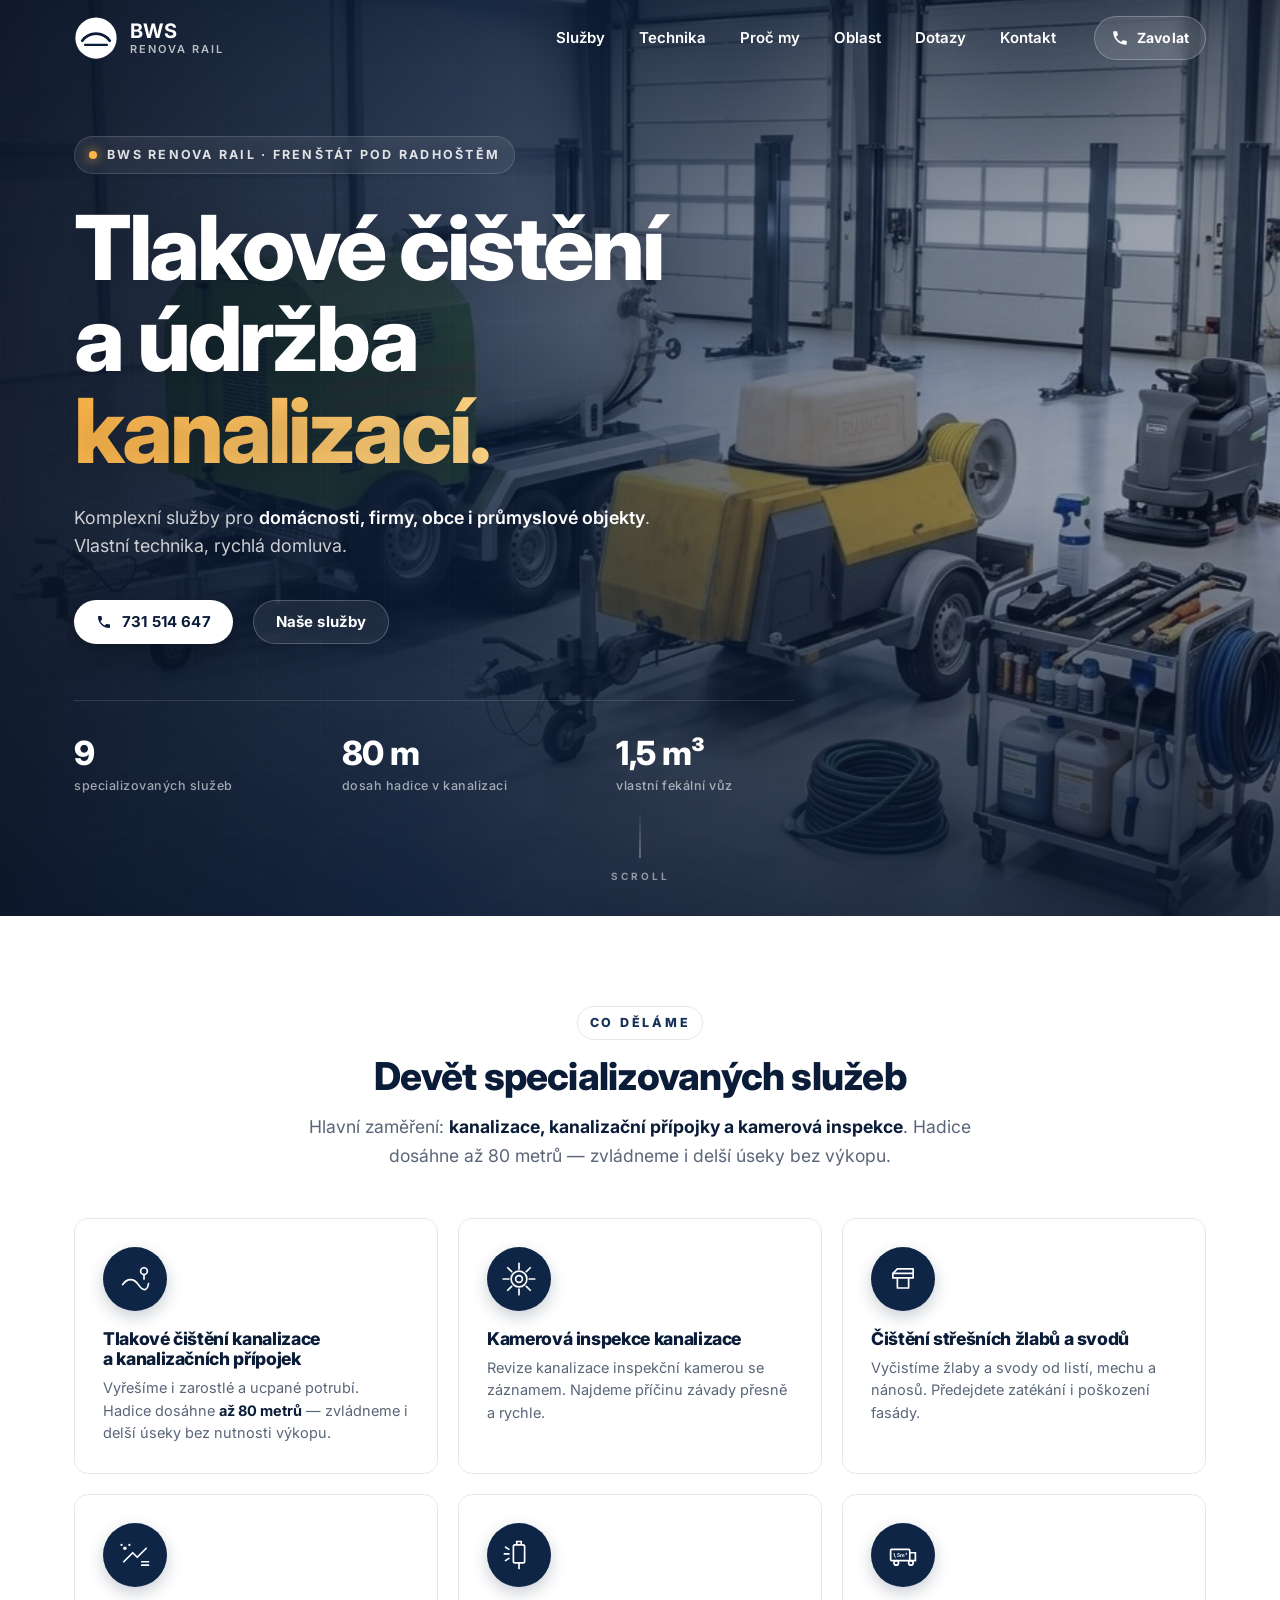
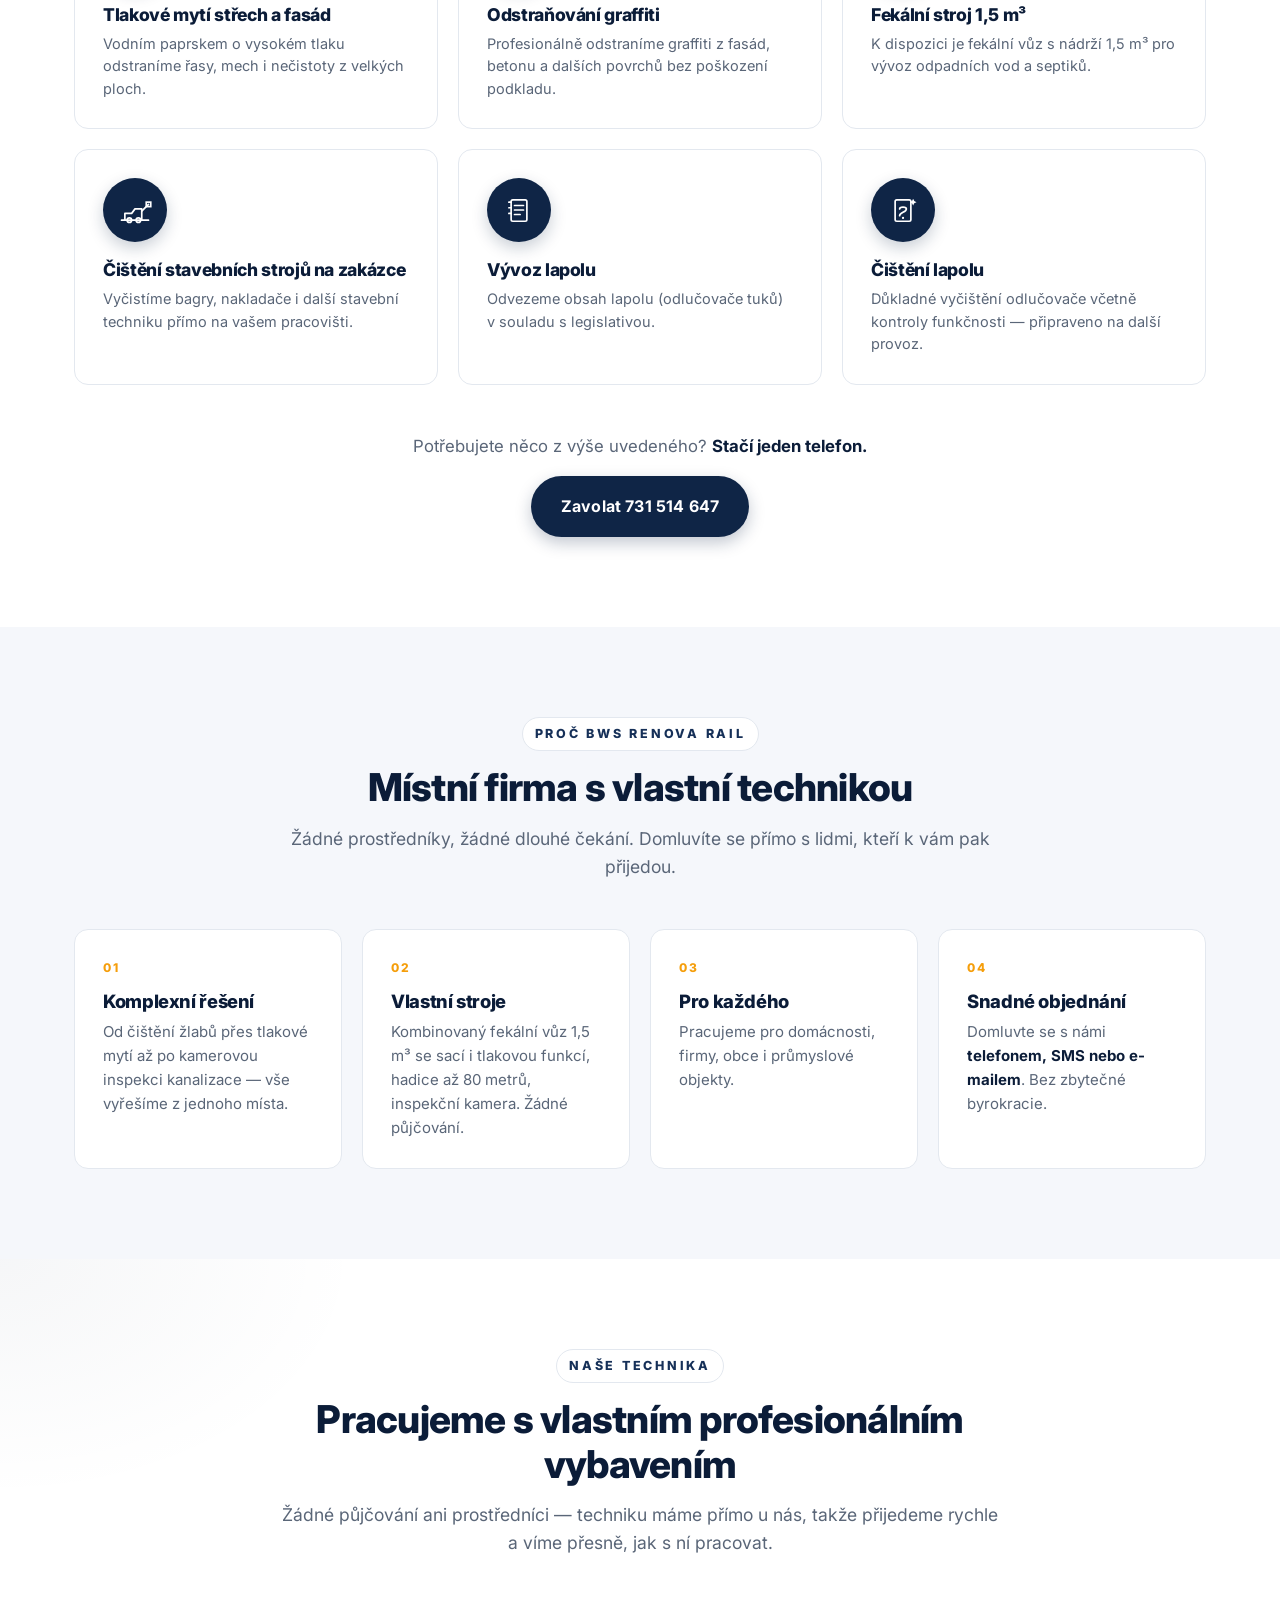
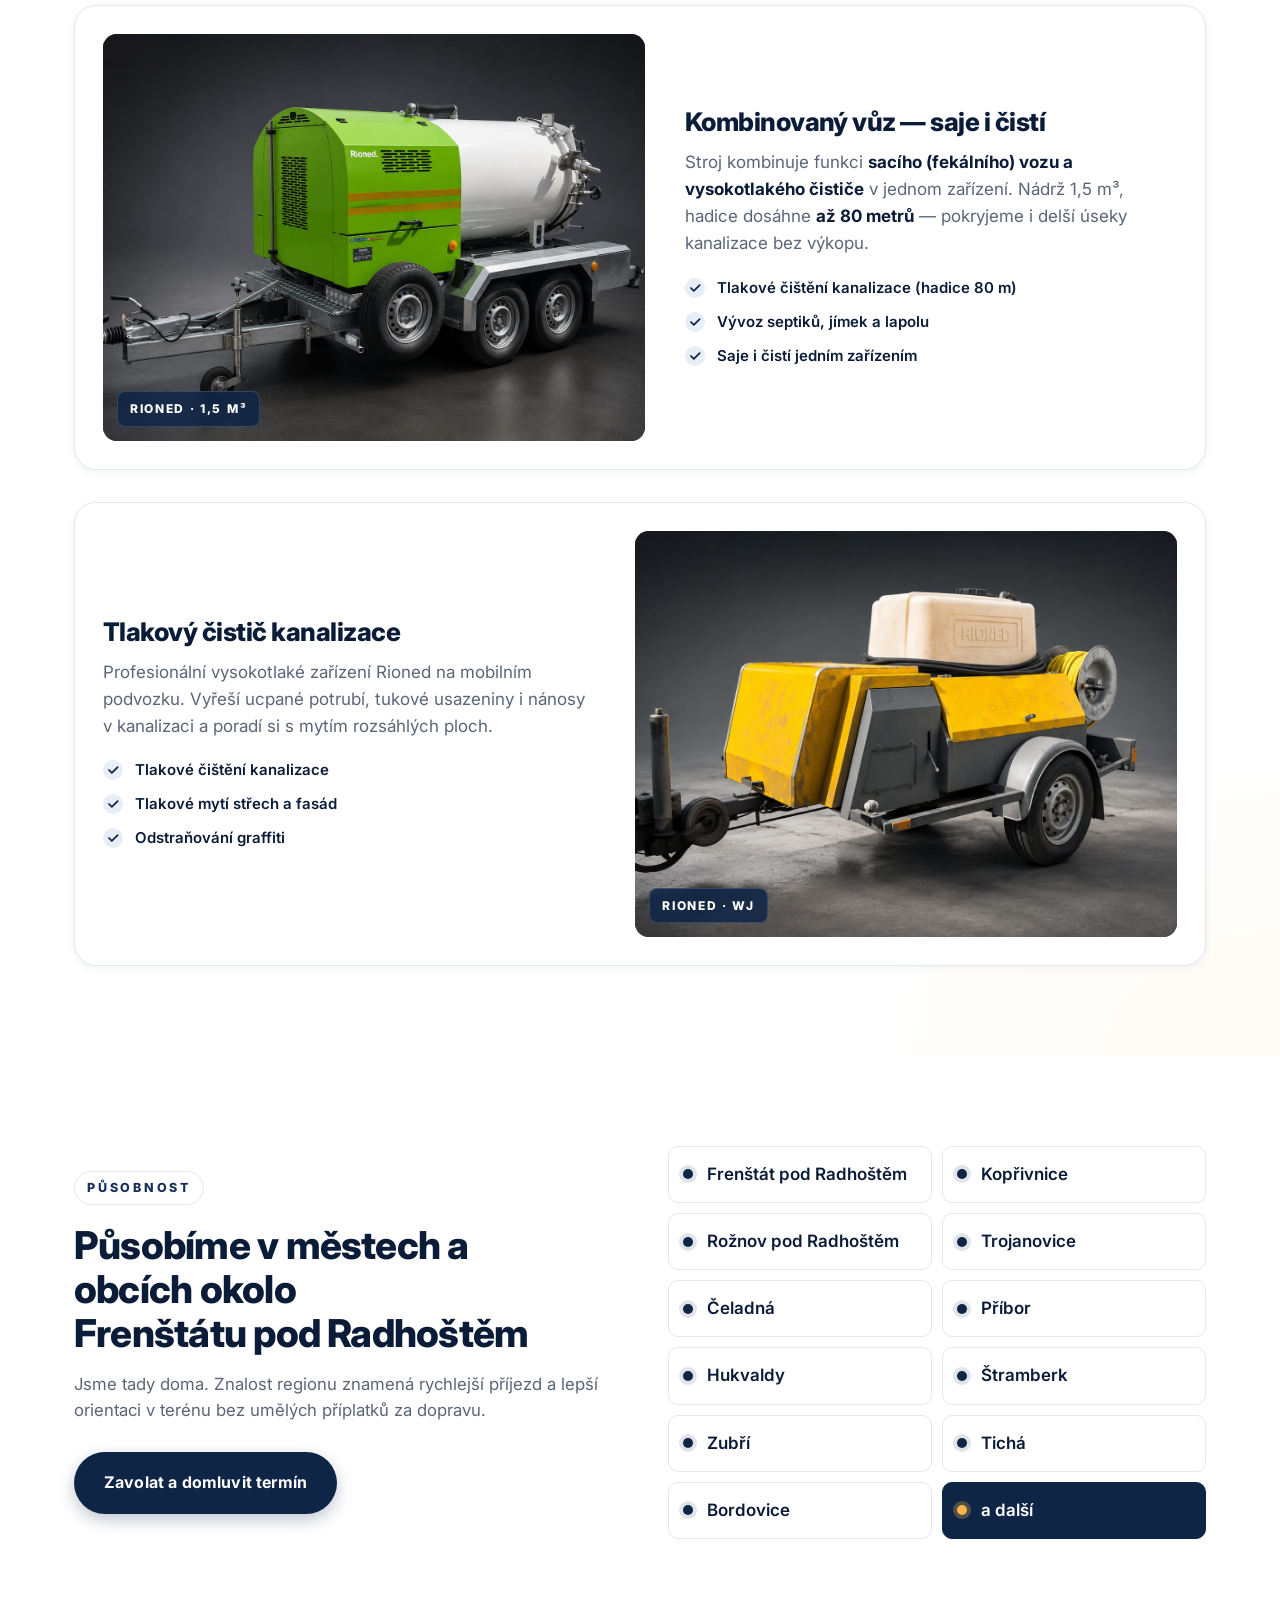
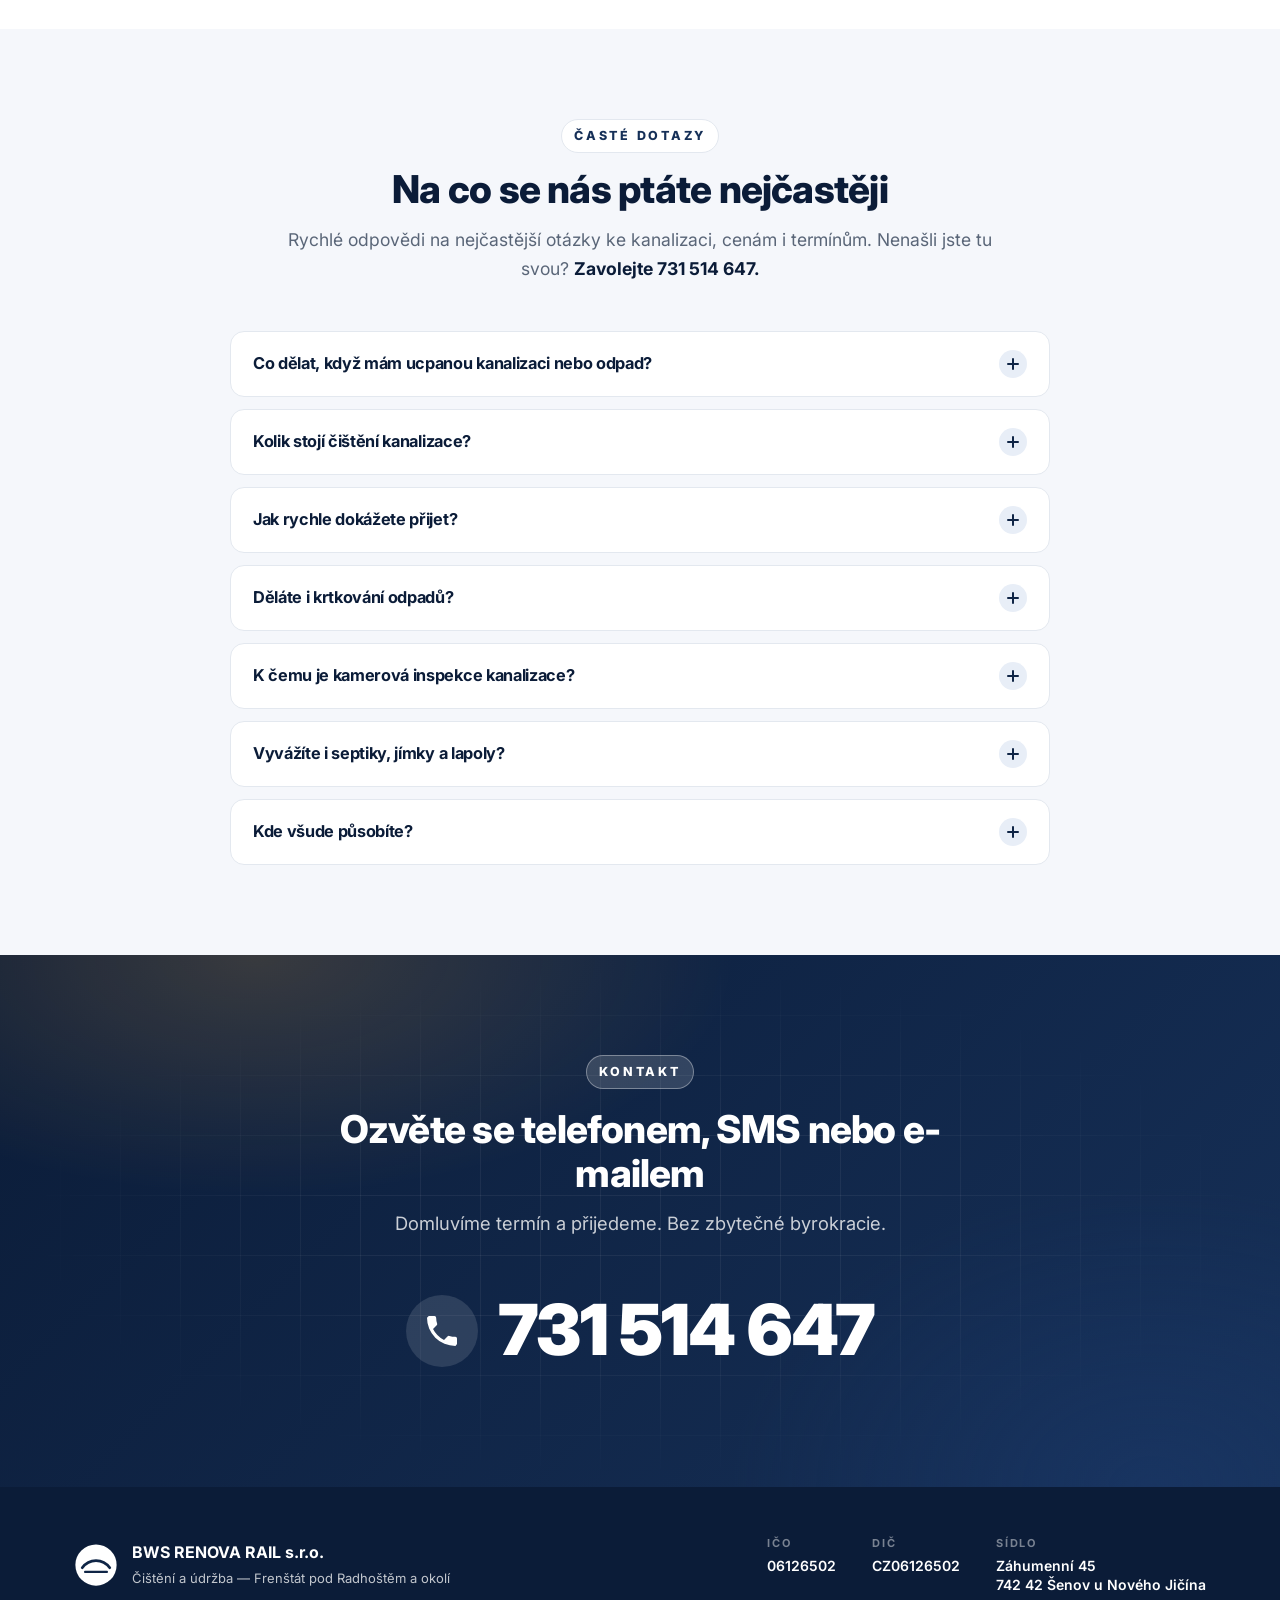
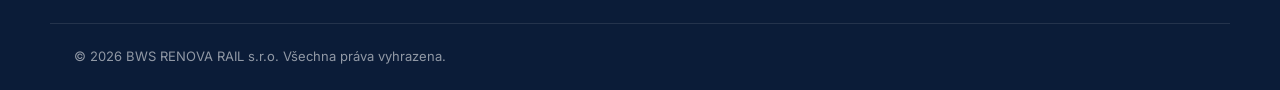
<file: index.html>
<!DOCTYPE html>
<html lang="cs">
<head>
  <meta charset="UTF-8" />
  <meta name="viewport" content="width=device-width, initial-scale=1.0" />
  <meta name="theme-color" content="#0f2546" />

  <!-- Google tag (gtag.js) — GA4 -->
  <script async src="https://www.googletagmanager.com/gtag/js?id=G-NM4WW646PM"></script>
  <script>
    window.dataLayer = window.dataLayer || [];
    function gtag(){dataLayer.push(arguments);}
    gtag('js', new Date());
    gtag('config', 'G-NM4WW646PM');
  </script>

  <title>Čištění kanalizace Frenštát pod Radhoštěm | BWS RENOVA RAIL</title>
  <meta name="description" content="Ucpaná kanalizace? Tlakové čištění kanalizace a přípojek, kamerová inspekce, vývoz septiků, jímek a lapolů. Frenštát pod Radhoštěm a okolí. Volejte 731 514 647." />
  <meta name="keywords" content="čištění kanalizace, ucpaná kanalizace, krtkování, kanalizační přípojky, kamerová inspekce kanalizace, tlakové mytí, vývoz septiku, vývoz jímky, vývoz lapolu, čištění žlabů, odstraňování graffiti, Frenštát pod Radhoštěm, Kopřivnice, Rožnov pod Radhoštěm" />
  <meta name="author" content="BWS RENOVA RAIL s.r.o." />
  <meta name="robots" content="index, follow, max-image-preview:large, max-snippet:-1, max-video-preview:-1" />
  <link rel="canonical" href="https://www.bwsrenova.cz/" />

  <!-- Lokální SEO -->
  <meta name="geo.region" content="CZ-80" />
  <meta name="geo.placename" content="Frenštát pod Radhoštěm" />
  <meta name="geo.position" content="49.581;17.962" />
  <meta name="ICBM" content="49.581, 17.962" />

  <!-- Open Graph -->
  <meta property="og:type" content="website" />
  <meta property="og:site_name" content="BWS RENOVA RAIL" />
  <meta property="og:title" content="Čištění kanalizace Frenštát pod Radhoštěm | BWS RENOVA RAIL" />
  <meta property="og:description" content="Tlakové čištění kanalizace a přípojek (hadice až 80 m), kamerová inspekce, vývoz septiků a lapolů. Volejte 731 514 647." />
  <meta property="og:url" content="https://www.bwsrenova.cz/" />
  <meta property="og:image" content="https://www.bwsrenova.cz/images/og-image.jpg" />
  <meta property="og:image:width" content="1200" />
  <meta property="og:image:height" content="630" />
  <meta property="og:image:alt" content="BWS RENOVA RAIL — tlakové čištění kanalizace a přípojek, Frenštát pod Radhoštěm a okolí" />
  <meta property="og:locale" content="cs_CZ" />

  <!-- Twitter / X -->
  <meta name="twitter:card" content="summary_large_image" />
  <meta name="twitter:title" content="Čištění kanalizace Frenštát pod Radhoštěm | BWS RENOVA RAIL" />
  <meta name="twitter:description" content="Tlakové čištění kanalizace a přípojek, kamerová inspekce, vývoz septiků a lapolů. Volejte 731 514 647." />
  <meta name="twitter:image" content="https://www.bwsrenova.cz/images/og-image.jpg" />

  <!-- Ikony -->
  <link rel="icon" href="/favicon.ico" sizes="32x32" />
  <link rel="icon" href="/favicon.svg" type="image/svg+xml" />
  <link rel="apple-touch-icon" href="/apple-touch-icon.png" />
  <link rel="manifest" href="/site.webmanifest" />

  <link rel="preconnect" href="https://fonts.googleapis.com" />
  <link rel="preconnect" href="https://fonts.gstatic.com" crossorigin />
  <link href="https://fonts.googleapis.com/css2?family=Inter:wght@400;500;600;700;800;900&display=swap" rel="stylesheet" />

  <link rel="preload" as="image" href="images/hero-technika.jpg" fetchpriority="high" />
  <link rel="stylesheet" href="styles.css" />

  <!-- Strukturovaná data: LocalBusiness + katalog služeb + WebSite + WebPage + FAQ -->
  <script type="application/ld+json">
  {
    "@context": "https://schema.org",
    "@graph": [
      {
        "@type": ["LocalBusiness", "ProfessionalService"],
        "@id": "https://www.bwsrenova.cz/#firma",
        "name": "BWS RENOVA RAIL s.r.o.",
        "legalName": "BWS RENOVA RAIL s.r.o.",
        "alternateName": "BWS RENOVA RAIL",
        "url": "https://www.bwsrenova.cz/",
        "logo": "https://www.bwsrenova.cz/icon-512.png",
        "image": [
          "https://www.bwsrenova.cz/images/og-image.jpg",
          "https://www.bwsrenova.cz/images/fekalni-vuz.jpg",
          "https://www.bwsrenova.cz/images/tlakovy-cistic.jpg"
        ],
        "description": "Tlakové čištění kanalizace a kanalizačních přípojek (hadice až 80 m), kamerová inspekce, vývoz septiků, jímek a lapolů, tlakové mytí střech a fasád, odstraňování graffiti a čištění stavebních strojů. Pro domácnosti, firmy, obce i průmysl ve Frenštátě pod Radhoštěm a okolí.",
        "slogan": "Čištění a údržba, na kterou je spolehnutí.",
        "telephone": "+420731514647",
        "identifier": "06126502",
        "taxID": "CZ06126502",
        "vatID": "CZ06126502",
        "address": {
          "@type": "PostalAddress",
          "streetAddress": "Záhumenní 45",
          "postalCode": "742 42",
          "addressLocality": "Šenov u Nového Jičína",
          "addressRegion": "Moravskoslezský kraj",
          "addressCountry": "CZ"
        },
        "geo": {
          "@type": "GeoCoordinates",
          "latitude": 49.581,
          "longitude": 17.962
        },
        "openingHours": "Mo-Su",
        "priceRange": "$$",
        "currenciesAccepted": "CZK",
        "knowsLanguage": "cs",
        "contactPoint": {
          "@type": "ContactPoint",
          "telephone": "+420731514647",
          "contactType": "customer service",
          "availableLanguage": "cs",
          "areaServed": "CZ"
        },
        "areaServed": [
          { "@type": "City", "name": "Frenštát pod Radhoštěm" },
          { "@type": "City", "name": "Kopřivnice" },
          { "@type": "City", "name": "Rožnov pod Radhoštěm" },
          { "@type": "City", "name": "Trojanovice" },
          { "@type": "City", "name": "Čeladná" },
          { "@type": "City", "name": "Příbor" },
          { "@type": "City", "name": "Hukvaldy" },
          { "@type": "City", "name": "Štramberk" },
          { "@type": "City", "name": "Zubří" },
          { "@type": "City", "name": "Tichá" },
          { "@type": "City", "name": "Bordovice" }
        ],
        "hasOfferCatalog": {
          "@type": "OfferCatalog",
          "name": "Služby čištění a údržby",
          "itemListElement": [
            { "@type": "Offer", "itemOffered": { "@type": "Service", "name": "Tlakové čištění kanalizace a kanalizačních přípojek", "description": "Čištění ucpaného a zarostlého potrubí vysokotlakou vodou. Hadice dosáhne až 80 metrů — i delší úseky bez výkopu." } },
            { "@type": "Offer", "itemOffered": { "@type": "Service", "name": "Kamerová inspekce kanalizace", "description": "Revize kanalizace inspekční kamerou se záznamem. Přesné a rychlé nalezení příčiny závady." } },
            { "@type": "Offer", "itemOffered": { "@type": "Service", "name": "Čištění střešních žlabů a svodů", "description": "Vyčištění žlabů a svodů od listí, mechu a nánosů. Prevence zatékání a poškození fasády." } },
            { "@type": "Offer", "itemOffered": { "@type": "Service", "name": "Tlakové mytí střech a fasád", "description": "Odstranění řas, mechu a nečistot z velkých ploch vodním paprskem o vysokém tlaku." } },
            { "@type": "Offer", "itemOffered": { "@type": "Service", "name": "Odstraňování graffiti", "description": "Profesionální odstranění graffiti z fasád, betonu a dalších povrchů bez poškození podkladu." } },
            { "@type": "Offer", "itemOffered": { "@type": "Service", "name": "Vývoz septiků a jímek fekálním vozem 1,5 m³", "description": "Vývoz odpadních vod, septiků a jímek vlastním fekálním vozem s nádrží 1,5 m³." } },
            { "@type": "Offer", "itemOffered": { "@type": "Service", "name": "Čištění stavebních strojů na zakázce", "description": "Čištění bagrů, nakladačů a další stavební techniky přímo na pracovišti zákazníka." } },
            { "@type": "Offer", "itemOffered": { "@type": "Service", "name": "Vývoz lapolu", "description": "Odvoz obsahu lapolu (odlučovače tuků) v souladu s legislativou." } },
            { "@type": "Offer", "itemOffered": { "@type": "Service", "name": "Čištění lapolu", "description": "Důkladné vyčištění odlučovače tuků včetně kontroly funkčnosti." } }
          ]
        }
      },
      {
        "@type": "WebSite",
        "@id": "https://www.bwsrenova.cz/#website",
        "url": "https://www.bwsrenova.cz/",
        "name": "BWS RENOVA RAIL",
        "publisher": { "@id": "https://www.bwsrenova.cz/#firma" },
        "inLanguage": "cs"
      },
      {
        "@type": "WebPage",
        "@id": "https://www.bwsrenova.cz/#webpage",
        "url": "https://www.bwsrenova.cz/",
        "name": "Čištění kanalizace Frenštát pod Radhoštěm | BWS RENOVA RAIL",
        "description": "Ucpaná kanalizace? Tlakové čištění kanalizace a přípojek, kamerová inspekce, vývoz septiků, jímek a lapolů. Frenštát pod Radhoštěm a okolí. Volejte 731 514 647.",
        "isPartOf": { "@id": "https://www.bwsrenova.cz/#website" },
        "about": { "@id": "https://www.bwsrenova.cz/#firma" },
        "primaryImageOfPage": "https://www.bwsrenova.cz/images/og-image.jpg",
        "inLanguage": "cs"
      },
      {
        "@type": "FAQPage",
        "@id": "https://www.bwsrenova.cz/#faq",
        "isPartOf": { "@id": "https://www.bwsrenova.cz/#webpage" },
        "inLanguage": "cs",
        "mainEntity": [
          {
            "@type": "Question",
            "name": "Co dělat, když mám ucpanou kanalizaci nebo odpad?",
            "acceptedAnswer": {
              "@type": "Answer",
              "text": "Zavolejte nám na 731 514 647. Ucpané potrubí čistíme vysokotlakou vodou — hadice dosáhne až 80 metrů, takže si poradíme i s delšími úseky bez kopání. Termín domluvíme hned po telefonu."
            }
          },
          {
            "@type": "Question",
            "name": "Kolik stojí čištění kanalizace?",
            "acceptedAnswer": {
              "@type": "Answer",
              "text": "Cena závisí na délce a stavu potrubí a na přístupnosti místa. Orientační cenu vám řekneme zdarma po krátkém telefonátu, konečnou po prohlídce na místě. V naší oblasti působnosti neúčtujeme zbytečné příplatky za dopravu."
            }
          },
          {
            "@type": "Question",
            "name": "Jak rychle dokážete přijet?",
            "acceptedAnswer": {
              "@type": "Answer",
              "text": "Jsme místní firma s vlastní technikou, takže se obvykle domluvíme na nejbližší možný termín. U akutních havárií, jako je přetékající kanalizace nebo zatopený suterén, se snažíme přijet co nejdříve — zavolejte a domluvíme se."
            }
          },
          {
            "@type": "Question",
            "name": "Děláte i krtkování odpadů?",
            "acceptedAnswer": {
              "@type": "Answer",
              "text": "Ano. Místo klasického mechanického krtkování používáme tlakové čištění vodou, které potrubí nejen zprůchodní, ale i vyčistí po celém obvodu — od kuchyňských odpadů přes přípojky až po hlavní řady."
            }
          },
          {
            "@type": "Question",
            "name": "K čemu je kamerová inspekce kanalizace?",
            "acceptedAnswer": {
              "@type": "Answer",
              "text": "Inspekční kamerou se záznamem přesně najdeme příčinu problému — prasklinu, prorostlé kořeny nebo špatný spád potrubí. Hodí se také před koupí nemovitosti, po opakovaném ucpávání nebo ke kontrole nové přípojky před kolaudací."
            }
          },
          {
            "@type": "Question",
            "name": "Vyvážíte i septiky, jímky a lapoly?",
            "acceptedAnswer": {
              "@type": "Answer",
              "text": "Ano, máme vlastní kombinovaný fekální vůz s nádrží 1,5 m³. Vyvážíme septiky, jímky i lapoly (odlučovače tuků) a obsah likvidujeme v souladu s legislativou."
            }
          },
          {
            "@type": "Question",
            "name": "Kde všude působíte?",
            "acceptedAnswer": {
              "@type": "Answer",
              "text": "Ve Frenštátě pod Radhoštěm a okolí — Kopřivnice, Rožnov pod Radhoštěm, Trojanovice, Čeladná, Příbor, Hukvaldy, Štramberk, Zubří, Tichá, Bordovice a další obce v regionu. Po domluvě přijedeme i dál."
            }
          }
        ]
      }
    ]
  }
  </script>
</head>
<body>

<!-- Sticky header -->
<header class="site-header" id="site-header">
  <div class="container header-inner">
    <a href="#top" class="brand" aria-label="BWS RENOVA RAIL — domů">
      <svg class="brand-mark" viewBox="0 0 64 64" aria-hidden="true">
        <circle cx="32" cy="32" r="30" fill="#0f2546"/>
        <path d="M12 36 C 22 22, 42 22, 52 36" stroke="#fff" stroke-width="4" fill="none" stroke-linecap="round"/>
        <path d="M16 42 L 48 42" stroke="#fff" stroke-width="3" stroke-linecap="round"/>
      </svg>
      <span class="brand-text">
        <strong>BWS</strong>
        <span>RENOVA RAIL</span>
      </span>
    </a>

    <nav class="site-nav" aria-label="Hlavní navigace">
      <a href="#sluzby">Služby</a>
      <a href="#technika">Technika</a>
      <a href="#proc-my">Proč my</a>
      <a href="#oblast">Oblast</a>
      <a href="#faq">Dotazy</a>
      <a href="#kontakt">Kontakt</a>
    </nav>

    <a href="tel:+420731514647" class="btn btn-primary header-cta" aria-label="Zavolat 731 514 647">
      <svg viewBox="0 0 24 24" width="18" height="18" aria-hidden="true"><path fill="currentColor" d="M6.62 10.79a15.05 15.05 0 0 0 6.59 6.59l2.2-2.2a1 1 0 0 1 1.02-.24 11.36 11.36 0 0 0 3.57.57 1 1 0 0 1 1 1V20a1 1 0 0 1-1 1A17 17 0 0 1 3 4a1 1 0 0 1 1-1h3.5a1 1 0 0 1 1 1 11.36 11.36 0 0 0 .57 3.57 1 1 0 0 1-.24 1.02z"/></svg>
      <span class="header-cta-short">Zavolat</span>
      <span class="header-cta-full">731 514 647</span>
    </a>
  </div>
</header>

<main id="top">

  <!-- HERO -->
  <section class="hero">
    <div class="hero-media" aria-hidden="true">
      <img src="images/hero-technika.jpg" alt="" class="hero-bg-img" width="1055" height="720" fetchpriority="high" decoding="async" />
      <div class="hero-overlay"></div>
      <div class="hero-noise"></div>
    </div>

    <div class="container hero-inner">
      <div class="hero-content">
        <div class="hero-eyebrow">
          <span class="hero-eyebrow-dot"></span>
          <span class="hero-eyebrow-full">BWS RENOVA RAIL · Frenštát pod Radhoštěm</span>
          <span class="hero-eyebrow-short">Frenštát pod&nbsp;Radhoštěm</span>
        </div>

        <h1 class="hero-title">
          Tlakové čištění<br/>
          a&nbsp;údržba<br/>
          <span class="hero-title-accent">kanalizací.</span>
        </h1>

        <p class="hero-sub">
          Komplexní služby pro <strong>domácnosti, firmy, obce i&nbsp;průmyslové objekty</strong>.
          Vlastní technika, rychlá domluva.
        </p>

        <div class="hero-cta">
          <a href="tel:+420731514647" class="hero-phone" aria-label="Zavolat na číslo 731 514 647">
            <span class="hero-phone-icon" aria-hidden="true">
              <svg viewBox="0 0 24 24" width="22" height="22"><path fill="currentColor" d="M6.62 10.79a15.05 15.05 0 0 0 6.59 6.59l2.2-2.2a1 1 0 0 1 1.02-.24 11.36 11.36 0 0 0 3.57.57 1 1 0 0 1 1 1V20a1 1 0 0 1-1 1A17 17 0 0 1 3 4a1 1 0 0 1 1-1h3.5a1 1 0 0 1 1 1 11.36 11.36 0 0 0 .57 3.57 1 1 0 0 1-.24 1.02z"/></svg>
            </span>
            <span class="hero-phone-num">731&nbsp;514&nbsp;647</span>
          </a>
          <a href="#sluzby" class="hero-secondary">
            <span>Naše služby</span>
          </a>
        </div>

        <div class="hero-stats" role="list">
          <div role="listitem">
            <strong>9</strong>
            <span>specializovaných služeb</span>
          </div>
          <div role="listitem">
            <strong>80&nbsp;m</strong>
            <span>dosah hadice v kanalizaci</span>
          </div>
          <div role="listitem">
            <strong>1,5&nbsp;m³</strong>
            <span>vlastní fekální vůz</span>
          </div>
        </div>
      </div>
    </div>

    <a href="#sluzby" class="hero-scroll" aria-label="Posunout dolů na služby">
      <span class="hero-scroll-line"></span>
      <span class="hero-scroll-label">SCROLL</span>
    </a>
  </section>

  <!-- SERVICES -->
  <section class="section" id="sluzby">
    <div class="container">
      <div class="section-head">
        <span class="eyebrow">CO DĚLÁME</span>
        <h2>Devět specializovaných služeb</h2>
        <p class="section-lead">Hlavní zaměření: <strong>kanalizace, kanalizační přípojky a kamerová inspekce</strong>. Hadice dosáhne až 80 metrů — zvládneme i delší úseky bez výkopu.</p>
      </div>

      <div class="services-grid">

        <article class="service" data-reveal>
          <div class="service-icon" aria-hidden="true">
            <svg viewBox="0 0 64 64"><path d="M10 42 C 18 30, 30 30, 38 42 S 54 54, 56 40" fill="none" stroke="currentColor" stroke-width="3" stroke-linecap="round"/><circle cx="48" cy="18" r="6" fill="none" stroke="currentColor" stroke-width="3"/><path d="M48 24 V 32" stroke="currentColor" stroke-width="3" stroke-linecap="round"/></svg>
          </div>
          <h3>Tlakové čištění kanalizace a&nbsp;kanalizačních přípojek</h3>
          <p>Vyřešíme i&nbsp;zarostlé a ucpané potrubí. Hadice dosáhne <strong>až 80 metrů</strong> — zvládneme i delší úseky bez nutnosti výkopu.</p>
        </article>

        <article class="service" data-reveal>
          <div class="service-icon" aria-hidden="true">
            <svg viewBox="0 0 64 64"><circle cx="32" cy="32" r="14" fill="none" stroke="currentColor" stroke-width="3"/><circle cx="32" cy="32" r="6" fill="none" stroke="currentColor" stroke-width="3"/><path d="M32 4 V 14 M32 50 V 60 M4 32 H 14 M50 32 H 60 M12 12 L 19 19 M45 45 L 52 52 M12 52 L 19 45 M45 19 L 52 12" stroke="currentColor" stroke-width="3" stroke-linecap="round"/></svg>
          </div>
          <h3>Kamerová inspekce kanalizace</h3>
          <p>Revize kanalizace inspekční kamerou se záznamem. Najdeme příčinu závady přesně a&nbsp;rychle.</p>
        </article>

        <article class="service" data-reveal>
          <div class="service-icon" aria-hidden="true">
            <svg viewBox="0 0 64 64"><path d="M14 22h36v8H14z M22 30v18 M42 30v18 M22 48h20" fill="none" stroke="currentColor" stroke-width="3" stroke-linecap="round" stroke-linejoin="round"/><path d="M14 22 L 22 14 L 50 14 L 50 22" fill="none" stroke="currentColor" stroke-width="3" stroke-linejoin="round"/></svg>
          </div>
          <h3>Čištění střešních žlabů a svodů</h3>
          <p>Vyčistíme žlaby a svody od listí, mechu a nánosů. Předejdete zatékání i poškození fasády.</p>
        </article>

        <article class="service" data-reveal>
          <div class="service-icon" aria-hidden="true">
            <svg viewBox="0 0 64 64"><path d="M12 44 L 28 28 L 36 36 L 52 20" fill="none" stroke="currentColor" stroke-width="3" stroke-linecap="round" stroke-linejoin="round"/><circle cx="14" cy="20" r="3" fill="currentColor"/><circle cx="22" cy="14" r="2" fill="currentColor"/><circle cx="8" cy="14" r="2" fill="currentColor"/><path d="M44 50 L 56 50 M44 44 L 56 44" stroke="currentColor" stroke-width="3" stroke-linecap="round"/></svg>
          </div>
          <h3>Tlakové mytí střech a fasád</h3>
          <p>Vodním paprskem o vysokém tlaku odstraníme řasy, mech i nečistoty z velkých ploch.</p>
        </article>

        <article class="service" data-reveal>
          <div class="service-icon" aria-hidden="true">
            <svg viewBox="0 0 64 64"><rect x="22" y="14" width="20" height="32" rx="3" fill="none" stroke="currentColor" stroke-width="3"/><path d="M28 14 V 8 H 36 V 14" fill="none" stroke="currentColor" stroke-width="3"/><path d="M32 46 V 56" stroke="currentColor" stroke-width="3" stroke-linecap="round"/><path d="M14 22 L 8 18 M14 30 L 6 30 M14 38 L 8 42" stroke="currentColor" stroke-width="3" stroke-linecap="round"/></svg>
          </div>
          <h3>Odstraňování graffiti</h3>
          <p>Profesionálně odstraníme graffiti z fasád, betonu a dalších povrchů bez poškození podkladu.</p>
        </article>

        <article class="service" data-reveal>
          <div class="service-icon" aria-hidden="true">
            <svg viewBox="0 0 64 64"><rect x="10" y="22" width="34" height="20" fill="none" stroke="currentColor" stroke-width="3" rx="2"/><path d="M44 28 H 54 V 42 H 44" fill="none" stroke="currentColor" stroke-width="3"/><circle cx="20" cy="46" r="4" fill="none" stroke="currentColor" stroke-width="3"/><circle cx="46" cy="46" r="4" fill="none" stroke="currentColor" stroke-width="3"/><text x="27" y="36" font-family="Inter, sans-serif" font-size="9" font-weight="700" fill="currentColor" text-anchor="middle">1,5m³</text></svg>
          </div>
          <h3>Fekální stroj 1,5&nbsp;m³</h3>
          <p>K dispozici je fekální vůz s nádrží 1,5 m³ pro vývoz odpadních vod a septiků.</p>
        </article>

        <article class="service" data-reveal>
          <div class="service-icon" aria-hidden="true">
            <svg viewBox="0 0 64 64"><path d="M8 50 L 56 50" stroke="currentColor" stroke-width="3" stroke-linecap="round"/><path d="M14 50 V 38 L 26 38 L 32 30 L 44 30 V 50" fill="none" stroke="currentColor" stroke-width="3" stroke-linejoin="round"/><circle cx="22" cy="50" r="4" fill="none" stroke="currentColor" stroke-width="3"/><circle cx="38" cy="50" r="4" fill="none" stroke="currentColor" stroke-width="3"/><path d="M44 34 L 56 22" stroke="currentColor" stroke-width="3" stroke-linecap="round"/><rect x="52" y="18" width="8" height="8" fill="none" stroke="currentColor" stroke-width="3"/></svg>
          </div>
          <h3>Čištění stavebních strojů na zakázce</h3>
          <p>Vyčistíme bagry, nakladače i další stavební techniku přímo na vašem pracovišti.</p>
        </article>

        <article class="service" data-reveal>
          <div class="service-icon" aria-hidden="true">
            <svg viewBox="0 0 64 64"><rect x="18" y="14" width="28" height="38" rx="3" fill="none" stroke="currentColor" stroke-width="3"/><path d="M24 24 H 40 M24 32 H 40 M24 40 H 34" stroke="currentColor" stroke-width="3" stroke-linecap="round"/><path d="M14 18 L 18 18 M14 28 L 18 28 M14 38 L 18 38" stroke="currentColor" stroke-width="3" stroke-linecap="round"/></svg>
          </div>
          <h3>Vývoz lapolu</h3>
          <p>Odvezeme obsah lapolu (odlučovače tuků) v souladu s legislativou.</p>
        </article>

        <article class="service" data-reveal>
          <div class="service-icon" aria-hidden="true">
            <svg viewBox="0 0 64 64"><rect x="18" y="14" width="28" height="38" rx="3" fill="none" stroke="currentColor" stroke-width="3"/><path d="M26 30 C 26 26, 38 26, 38 30 C 38 36, 26 36, 26 42" fill="none" stroke="currentColor" stroke-width="3" stroke-linecap="round"/><circle cx="32" cy="46" r="2" fill="currentColor"/><path d="M48 16 L 50 12 L 52 16 L 56 18 L 52 20 L 50 24 L 48 20 L 44 18 Z" fill="currentColor"/></svg>
          </div>
          <h3>Čištění lapolu</h3>
          <p>Důkladné vyčištění odlučovače včetně kontroly funkčnosti — připraveno na další provoz.</p>
        </article>

      </div>

      <div class="services-cta">
        <p>Potřebujete něco z výše uvedeného? <strong>Stačí jeden telefon.</strong></p>
        <a href="tel:+420731514647" class="btn btn-primary btn-lg">Zavolat 731&nbsp;514&nbsp;647</a>
      </div>
    </div>
  </section>

  <!-- WHY US -->
  <section class="section section-alt" id="proc-my">
    <div class="container">
      <div class="section-head">
        <span class="eyebrow">PROČ BWS RENOVA RAIL</span>
        <h2>Místní firma s vlastní technikou</h2>
        <p class="section-lead">Žádné prostředníky, žádné dlouhé čekání. Domluvíte se přímo s lidmi, kteří k vám pak přijedou.</p>
      </div>

      <div class="features-grid">
        <div class="feature" data-reveal>
          <div class="feature-num">01</div>
          <h3>Komplexní řešení</h3>
          <p>Od čištění žlabů přes tlakové mytí až po kamerovou inspekci kanalizace — vše vyřešíme z&nbsp;jednoho místa.</p>
        </div>
        <div class="feature" data-reveal>
          <div class="feature-num">02</div>
          <h3>Vlastní stroje</h3>
          <p>Kombinovaný fekální vůz 1,5 m³ se sací i tlakovou funkcí, hadice až 80 metrů, inspekční kamera. Žádné půjčování.</p>
        </div>
        <div class="feature" data-reveal>
          <div class="feature-num">03</div>
          <h3>Pro každého</h3>
          <p>Pracujeme pro domácnosti, firmy, obce i&nbsp;průmyslové objekty.</p>
        </div>
        <div class="feature" data-reveal>
          <div class="feature-num">04</div>
          <h3>Snadné objednání</h3>
          <p>Domluvte se s námi <strong>telefonem, SMS nebo&nbsp;e-mailem</strong>. Bez zbytečné byrokracie.</p>
        </div>
      </div>
    </div>
  </section>

  <!-- EQUIPMENT / TECHNIKA -->
  <section class="section section-equipment" id="technika">
    <div class="container">
      <div class="section-head">
        <span class="eyebrow">NAŠE TECHNIKA</span>
        <h2>Pracujeme s vlastním profesionálním vybavením</h2>
        <p class="section-lead">Žádné půjčování ani prostředníci — techniku máme přímo u nás, takže přijedeme rychle a víme přesně, jak s ní pracovat.</p>
      </div>

      <div class="equipment-grid">

        <article class="equipment" data-reveal>
          <figure class="equipment-photo">
            <img src="images/fekalni-vuz.jpg"
                 alt="Kombinovaný sací a tlakový vůz Rioned s nádrží 1,5 m³ na vývoz septiků a čištění kanalizace"
                 width="1536" height="1024"
                 loading="lazy" decoding="async"
                 onerror="this.parentElement.classList.add('photo-missing'); this.remove();" />
            <figcaption class="equipment-badge">Rioned · 1,5&nbsp;m³</figcaption>
          </figure>
          <div class="equipment-info">
            <h3>Kombinovaný vůz — saje i&nbsp;čistí</h3>
            <p>Stroj kombinuje funkci <strong>sacího (fekálního) vozu a vysokotlakého čističe</strong> v jednom zařízení. Nádrž 1,5 m³, hadice dosáhne <strong>až 80 metrů</strong> — pokryjeme i delší úseky kanalizace bez výkopu.</p>
            <ul class="equipment-list" role="list">
              <li>Tlakové čištění kanalizace (hadice 80&nbsp;m)</li>
              <li>Vývoz septiků, jímek a&nbsp;lapolu</li>
              <li>Saje i čistí jedním zařízením</li>
            </ul>
          </div>
        </article>

        <article class="equipment equipment-reverse" data-reveal>
          <figure class="equipment-photo">
            <img src="images/tlakovy-cistic.jpg"
                 alt="Vysokotlaký čistič kanalizace Rioned na mobilním přívěsu pro tlakové čištění potrubí"
                 width="1600" height="900"
                 loading="lazy" decoding="async"
                 onerror="this.parentElement.classList.add('photo-missing'); this.remove();" />
            <figcaption class="equipment-badge">Rioned · WJ</figcaption>
          </figure>
          <div class="equipment-info">
            <h3>Tlakový čistič kanalizace</h3>
            <p>Profesionální vysokotlaké zařízení Rioned na mobilním podvozku. Vyřeší ucpané potrubí, tukové usazeniny i nánosy v kanalizaci a poradí si s mytím rozsáhlých ploch.</p>
            <ul class="equipment-list" role="list">
              <li>Tlakové čištění kanalizace</li>
              <li>Tlakové mytí střech a&nbsp;fasád</li>
              <li>Odstraňování graffiti</li>
            </ul>
          </div>
        </article>

      </div>
    </div>
  </section>

  <!-- AREA -->
  <section class="section" id="oblast">
    <div class="container area-inner">
      <div class="area-text">
        <span class="eyebrow">PŮSOBNOST</span>
        <h2>Působíme v městech a obcích okolo Frenštátu&nbsp;pod&nbsp;Radhoštěm</h2>
        <p>Jsme tady doma. Znalost regionu znamená rychlejší příjezd a&nbsp;lepší orientaci v terénu bez umělých příplatků za dopravu.</p>
        <a href="tel:+420731514647" class="btn btn-primary btn-lg">Zavolat a domluvit termín</a>
      </div>
      <ul class="area-list" role="list">
        <li>Frenštát pod Radhoštěm</li>
        <li>Kopřivnice</li>
        <li>Rožnov pod Radhoštěm</li>
        <li>Trojanovice</li>
        <li>Čeladná</li>
        <li>Příbor</li>
        <li>Hukvaldy</li>
        <li>Štramberk</li>
        <li>Zubří</li>
        <li>Tichá</li>
        <li>Bordovice</li>
        <li class="more">a&nbsp;další</li>
      </ul>
    </div>
  </section>

  <!-- FAQ -->
  <section class="section section-alt" id="faq">
    <div class="container">
      <div class="section-head">
        <span class="eyebrow">ČASTÉ DOTAZY</span>
        <h2>Na co se nás ptáte nejčastěji</h2>
        <p class="section-lead">Rychlé odpovědi na nejčastější otázky ke kanalizaci, cenám i termínům. Nenašli jste tu svou? <strong>Zavolejte 731 514 647.</strong></p>
      </div>

      <div class="faq-list">
        <details class="faq-item" data-reveal>
          <summary><h3>Co dělat, když mám ucpanou kanalizaci nebo odpad?</h3><span class="faq-icon" aria-hidden="true"></span></summary>
          <div class="faq-answer">
            <p>Zavolejte nám na <a href="tel:+420731514647"><strong>731&nbsp;514&nbsp;647</strong></a>. Ucpané potrubí čistíme vysokotlakou vodou — hadice dosáhne <strong>až 80 metrů</strong>, takže si poradíme i s delšími úseky bez kopání. Termín domluvíme hned po telefonu.</p>
          </div>
        </details>

        <details class="faq-item" data-reveal>
          <summary><h3>Kolik stojí čištění kanalizace?</h3><span class="faq-icon" aria-hidden="true"></span></summary>
          <div class="faq-answer">
            <p>Cena závisí na délce a stavu potrubí a na přístupnosti místa. Orientační cenu vám řekneme <strong>zdarma po krátkém telefonátu</strong>, konečnou po prohlídce na místě. V naší oblasti působnosti neúčtujeme zbytečné příplatky za dopravu.</p>
          </div>
        </details>

        <details class="faq-item" data-reveal>
          <summary><h3>Jak rychle dokážete přijet?</h3><span class="faq-icon" aria-hidden="true"></span></summary>
          <div class="faq-answer">
            <p>Jsme místní firma s vlastní technikou, takže se obvykle domluvíme na nejbližší možný termín. U akutních havárií, jako je přetékající kanalizace nebo zatopený suterén, se snažíme přijet co nejdříve — zavolejte a domluvíme se.</p>
          </div>
        </details>

        <details class="faq-item" data-reveal>
          <summary><h3>Děláte i krtkování odpadů?</h3><span class="faq-icon" aria-hidden="true"></span></summary>
          <div class="faq-answer">
            <p>Ano. Místo klasického mechanického krtkování používáme <strong>tlakové čištění vodou</strong>, které potrubí nejen zprůchodní, ale i vyčistí po celém obvodu — od kuchyňských odpadů přes přípojky až po hlavní řady.</p>
          </div>
        </details>

        <details class="faq-item" data-reveal>
          <summary><h3>K čemu je kamerová inspekce kanalizace?</h3><span class="faq-icon" aria-hidden="true"></span></summary>
          <div class="faq-answer">
            <p>Inspekční kamerou se záznamem přesně najdeme příčinu problému — prasklinu, prorostlé kořeny nebo špatný spád potrubí. Hodí se také <strong>před koupí nemovitosti</strong>, po opakovaném ucpávání nebo ke kontrole nové přípojky před kolaudací.</p>
          </div>
        </details>

        <details class="faq-item" data-reveal>
          <summary><h3>Vyvážíte i septiky, jímky a lapoly?</h3><span class="faq-icon" aria-hidden="true"></span></summary>
          <div class="faq-answer">
            <p>Ano, máme vlastní kombinovaný fekální vůz s nádrží <strong>1,5&nbsp;m³</strong>. Vyvážíme septiky, jímky i lapoly (odlučovače tuků) a obsah likvidujeme v souladu s legislativou.</p>
          </div>
        </details>

        <details class="faq-item" data-reveal>
          <summary><h3>Kde všude působíte?</h3><span class="faq-icon" aria-hidden="true"></span></summary>
          <div class="faq-answer">
            <p>Ve Frenštátě pod Radhoštěm a okolí — Kopřivnice, Rožnov pod Radhoštěm, Trojanovice, Čeladná, Příbor, Hukvaldy, Štramberk, Zubří, Tichá, Bordovice a další obce v regionu. Po domluvě přijedeme i dál.</p>
          </div>
        </details>
      </div>
    </div>
  </section>

  <!-- CONTACT / FINAL CTA -->
  <section class="cta-final" id="kontakt">
    <div class="container cta-final-inner">
      <span class="eyebrow eyebrow-light">KONTAKT</span>
      <h2>Ozvěte se telefonem, SMS&nbsp;nebo&nbsp;e-mailem</h2>
      <p>Domluvíme termín a&nbsp;přijedeme. Bez zbytečné byrokracie.</p>
      <a href="tel:+420731514647" class="phone-big" aria-label="Zavolat na číslo 731 514 647">
        <svg viewBox="0 0 24 24" width="36" height="36" aria-hidden="true"><path fill="currentColor" d="M6.62 10.79a15.05 15.05 0 0 0 6.59 6.59l2.2-2.2a1 1 0 0 1 1.02-.24 11.36 11.36 0 0 0 3.57.57 1 1 0 0 1 1 1V20a1 1 0 0 1-1 1A17 17 0 0 1 3 4a1 1 0 0 1 1-1h3.5a1 1 0 0 1 1 1 11.36 11.36 0 0 0 .57 3.57 1 1 0 0 1-.24 1.02z"/></svg>
        <span>731&nbsp;514&nbsp;647</span>
      </a>
    </div>
  </section>
</main>

<footer class="site-footer">
  <div class="container footer-inner">
    <div class="footer-brand">
      <svg class="brand-mark" viewBox="0 0 64 64" aria-hidden="true">
        <circle cx="32" cy="32" r="30" fill="#fff"/>
        <path d="M12 36 C 22 22, 42 22, 52 36" stroke="#0f2546" stroke-width="4" fill="none" stroke-linecap="round"/>
        <path d="M16 42 L 48 42" stroke="#0f2546" stroke-width="3" stroke-linecap="round"/>
      </svg>
      <div>
        <strong>BWS RENOVA RAIL s.r.o.</strong>
        <span>Čištění a údržba — Frenštát pod Radhoštěm a okolí</span>
      </div>
    </div>
    <div class="footer-info">
      <dl class="footer-meta">
        <div>
          <dt>IČO</dt>
          <dd>06126502</dd>
        </div>
        <div>
          <dt>DIČ</dt>
          <dd>CZ06126502</dd>
        </div>
        <div>
          <dt>Sídlo</dt>
          <dd>Záhumenní 45<br/>742&nbsp;42 Šenov u&nbsp;Nového&nbsp;Jičína</dd>
        </div>
      </dl>
    </div>
  </div>
  <div class="container footer-bottom">
    <span>© <span id="year">2026</span> BWS RENOVA RAIL s.r.o. Všechna práva vyhrazena.</span>
  </div>
</footer>

<!-- Mobile sticky call button -->
<a href="tel:+420731514647" class="mobile-call" aria-label="Zavolat 731 514 647">
  <svg viewBox="0 0 24 24" width="22" height="22" aria-hidden="true"><path fill="currentColor" d="M6.62 10.79a15.05 15.05 0 0 0 6.59 6.59l2.2-2.2a1 1 0 0 1 1.02-.24 11.36 11.36 0 0 0 3.57.57 1 1 0 0 1 1 1V20a1 1 0 0 1-1 1A17 17 0 0 1 3 4a1 1 0 0 1 1-1h3.5a1 1 0 0 1 1 1 11.36 11.36 0 0 0 .57 3.57 1 1 0 0 1-.24 1.02z"/></svg>
  <span>Zavolat</span>
</a>

<script src="script.js" defer></script>
</body>
</html>
</file>
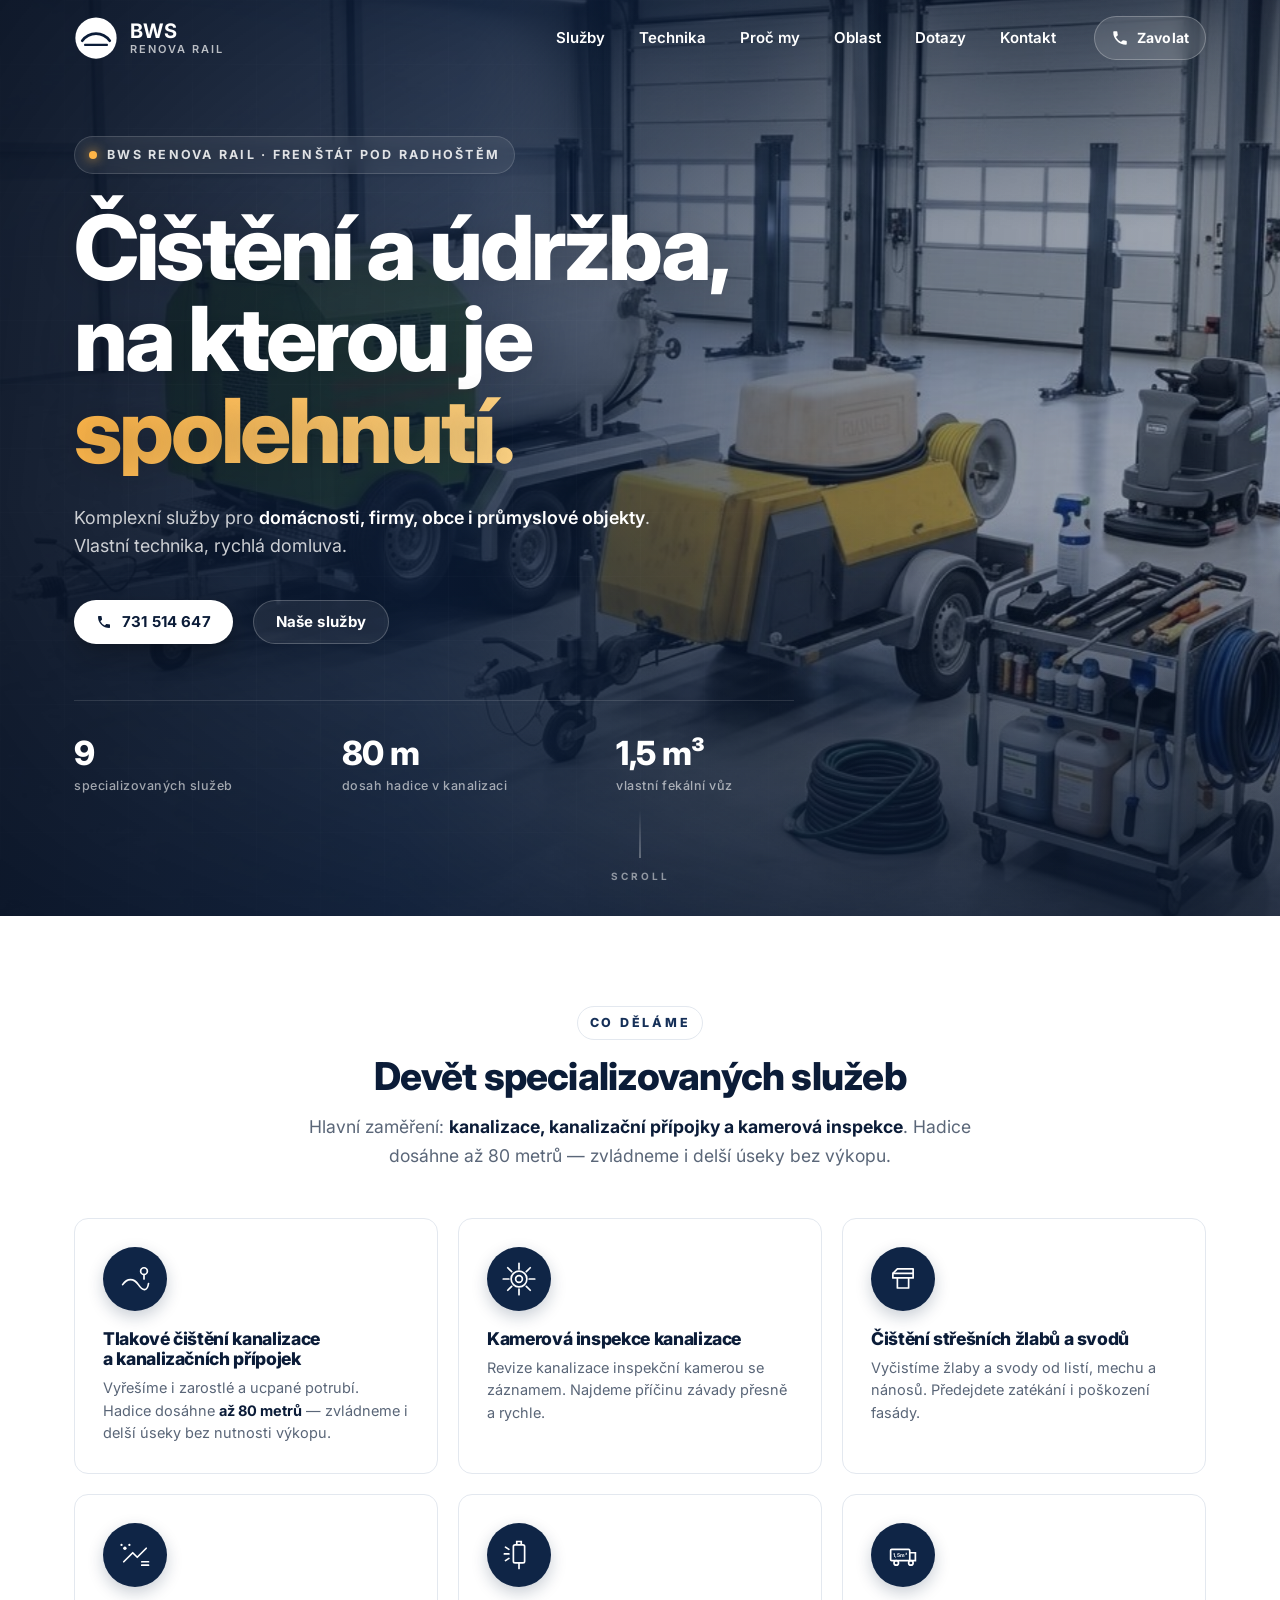
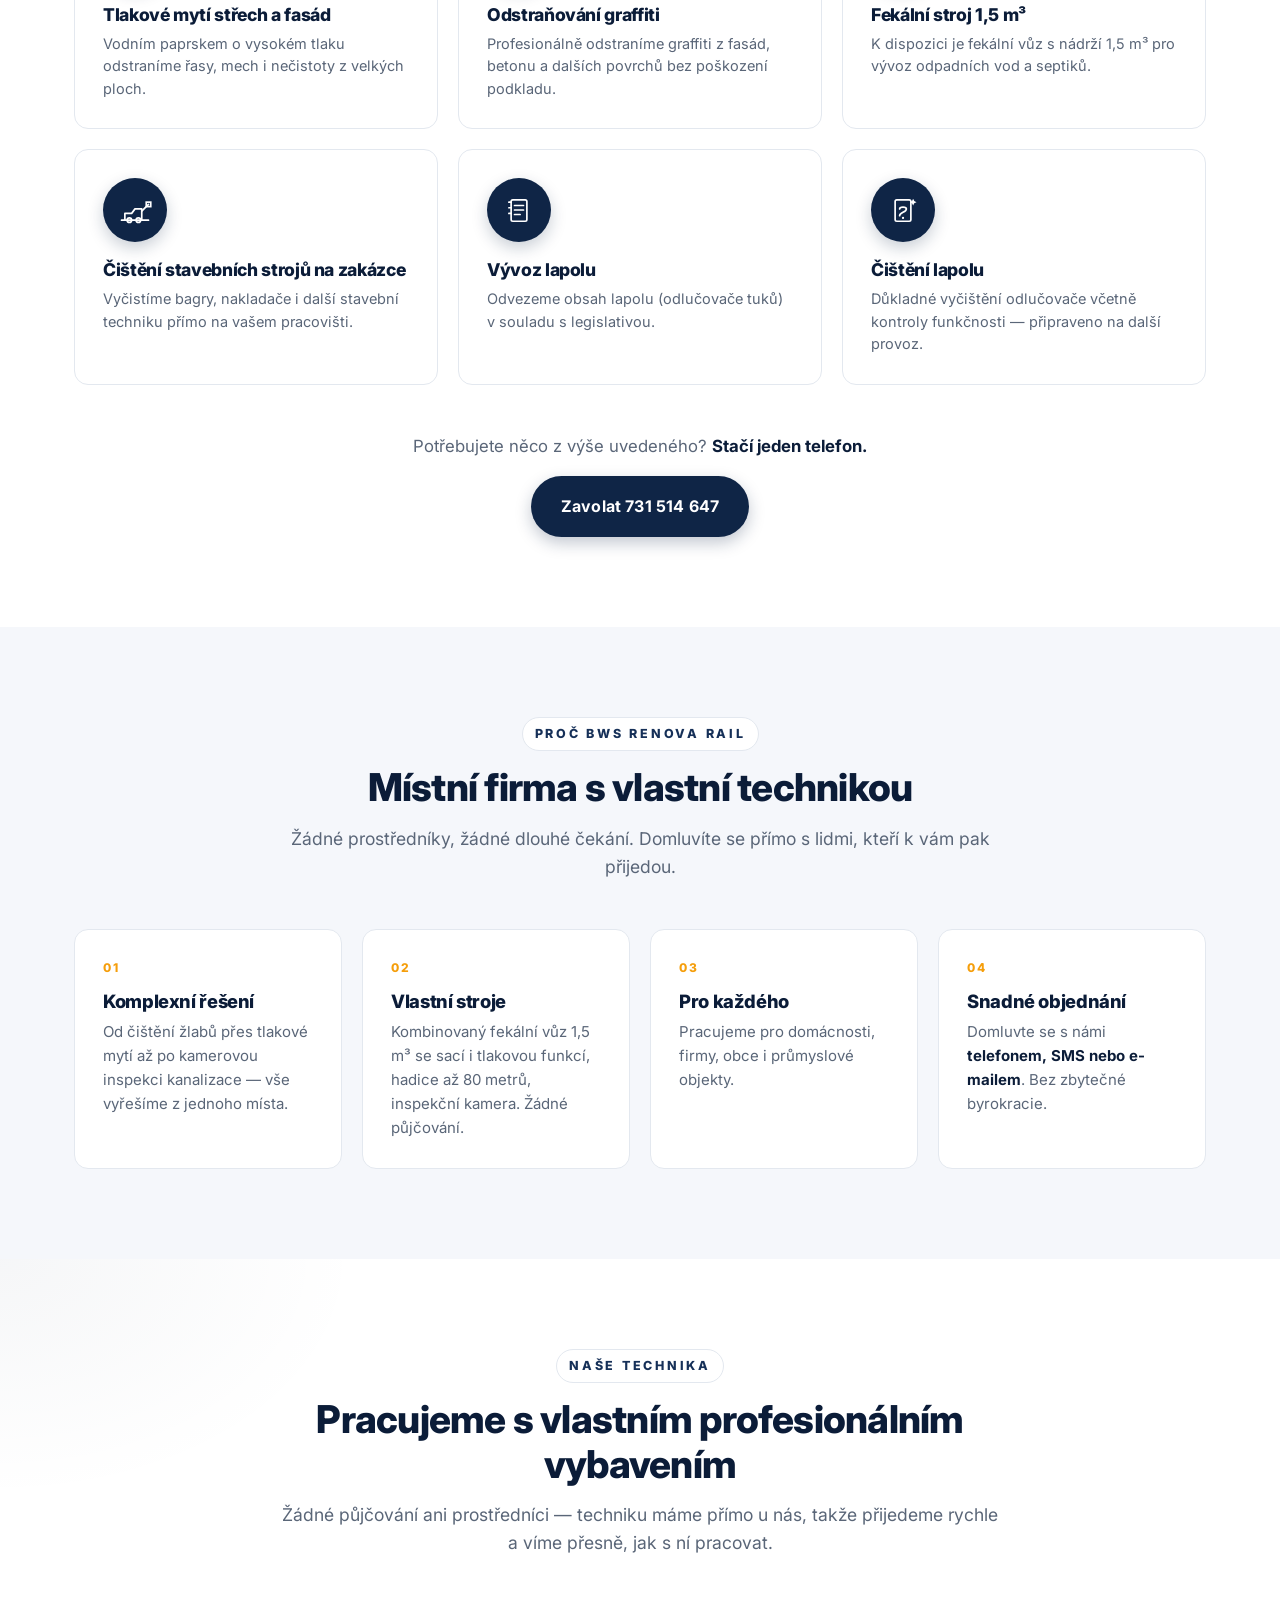
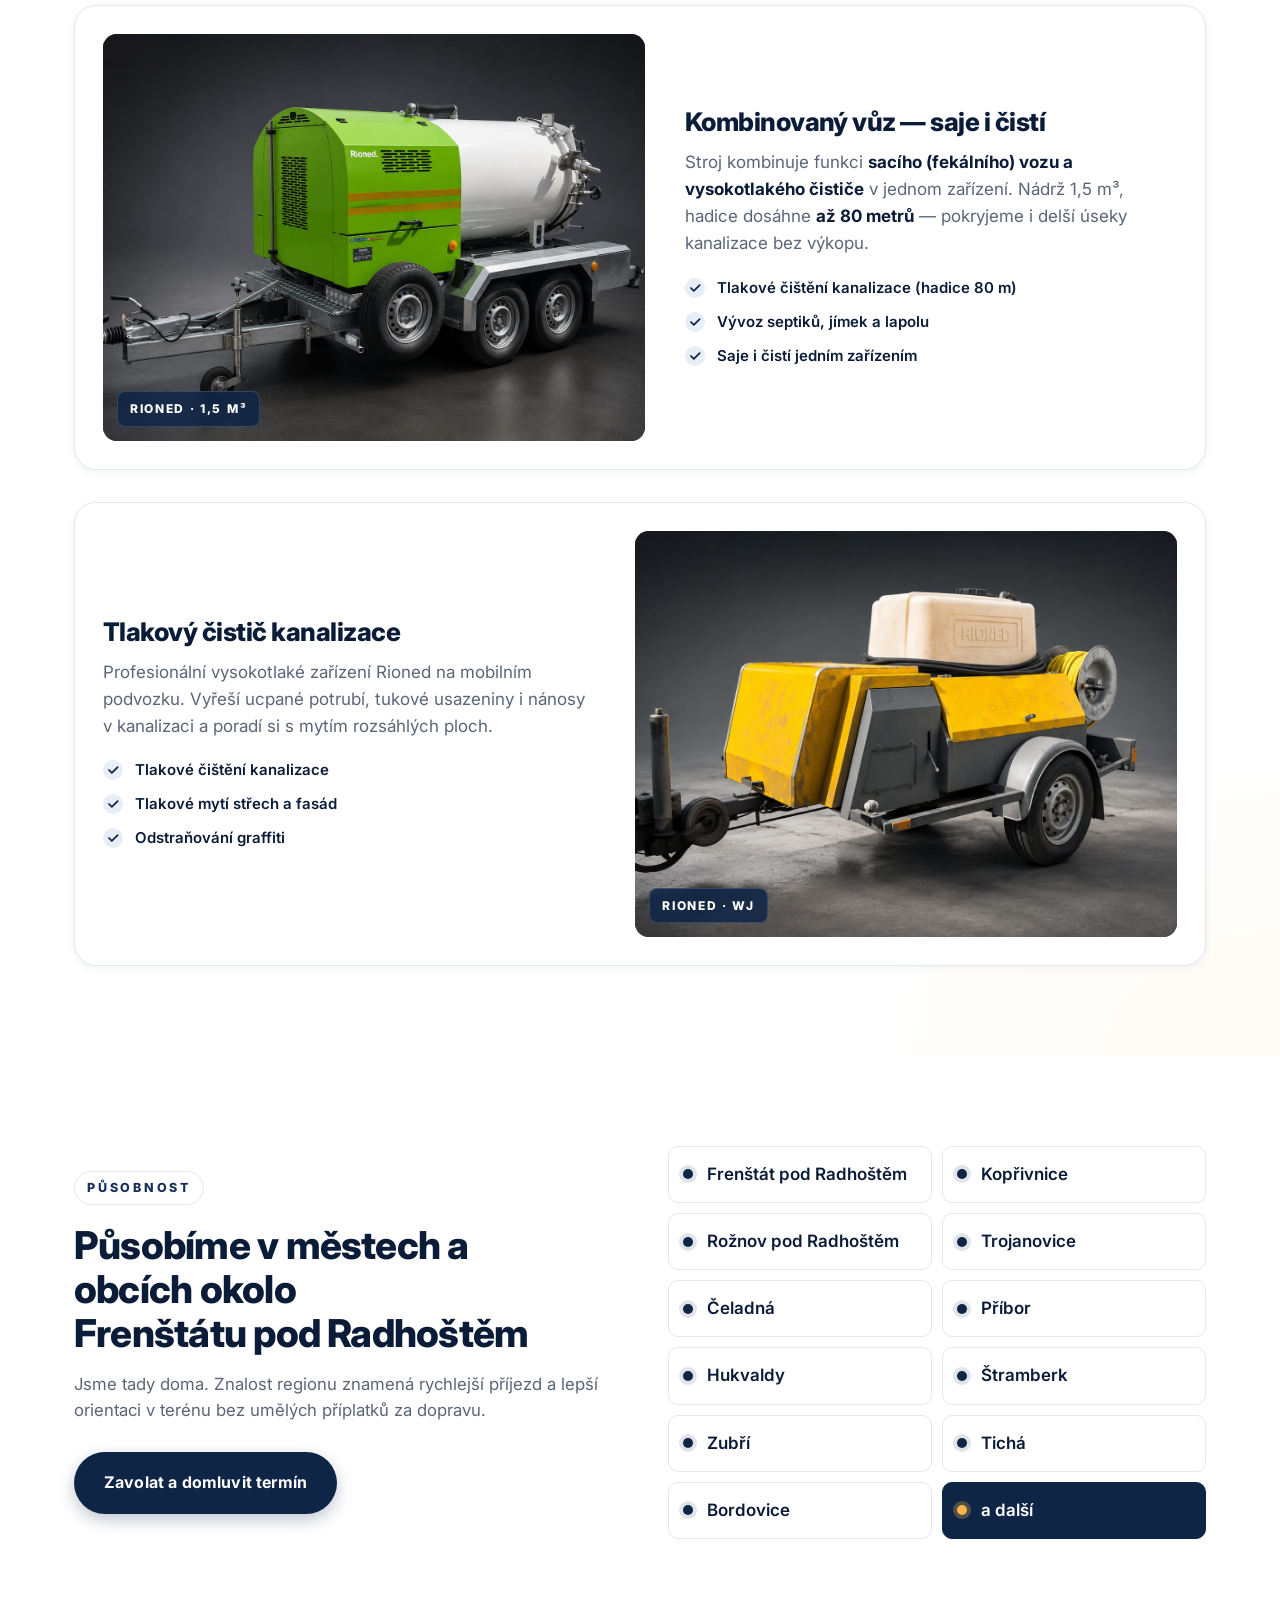
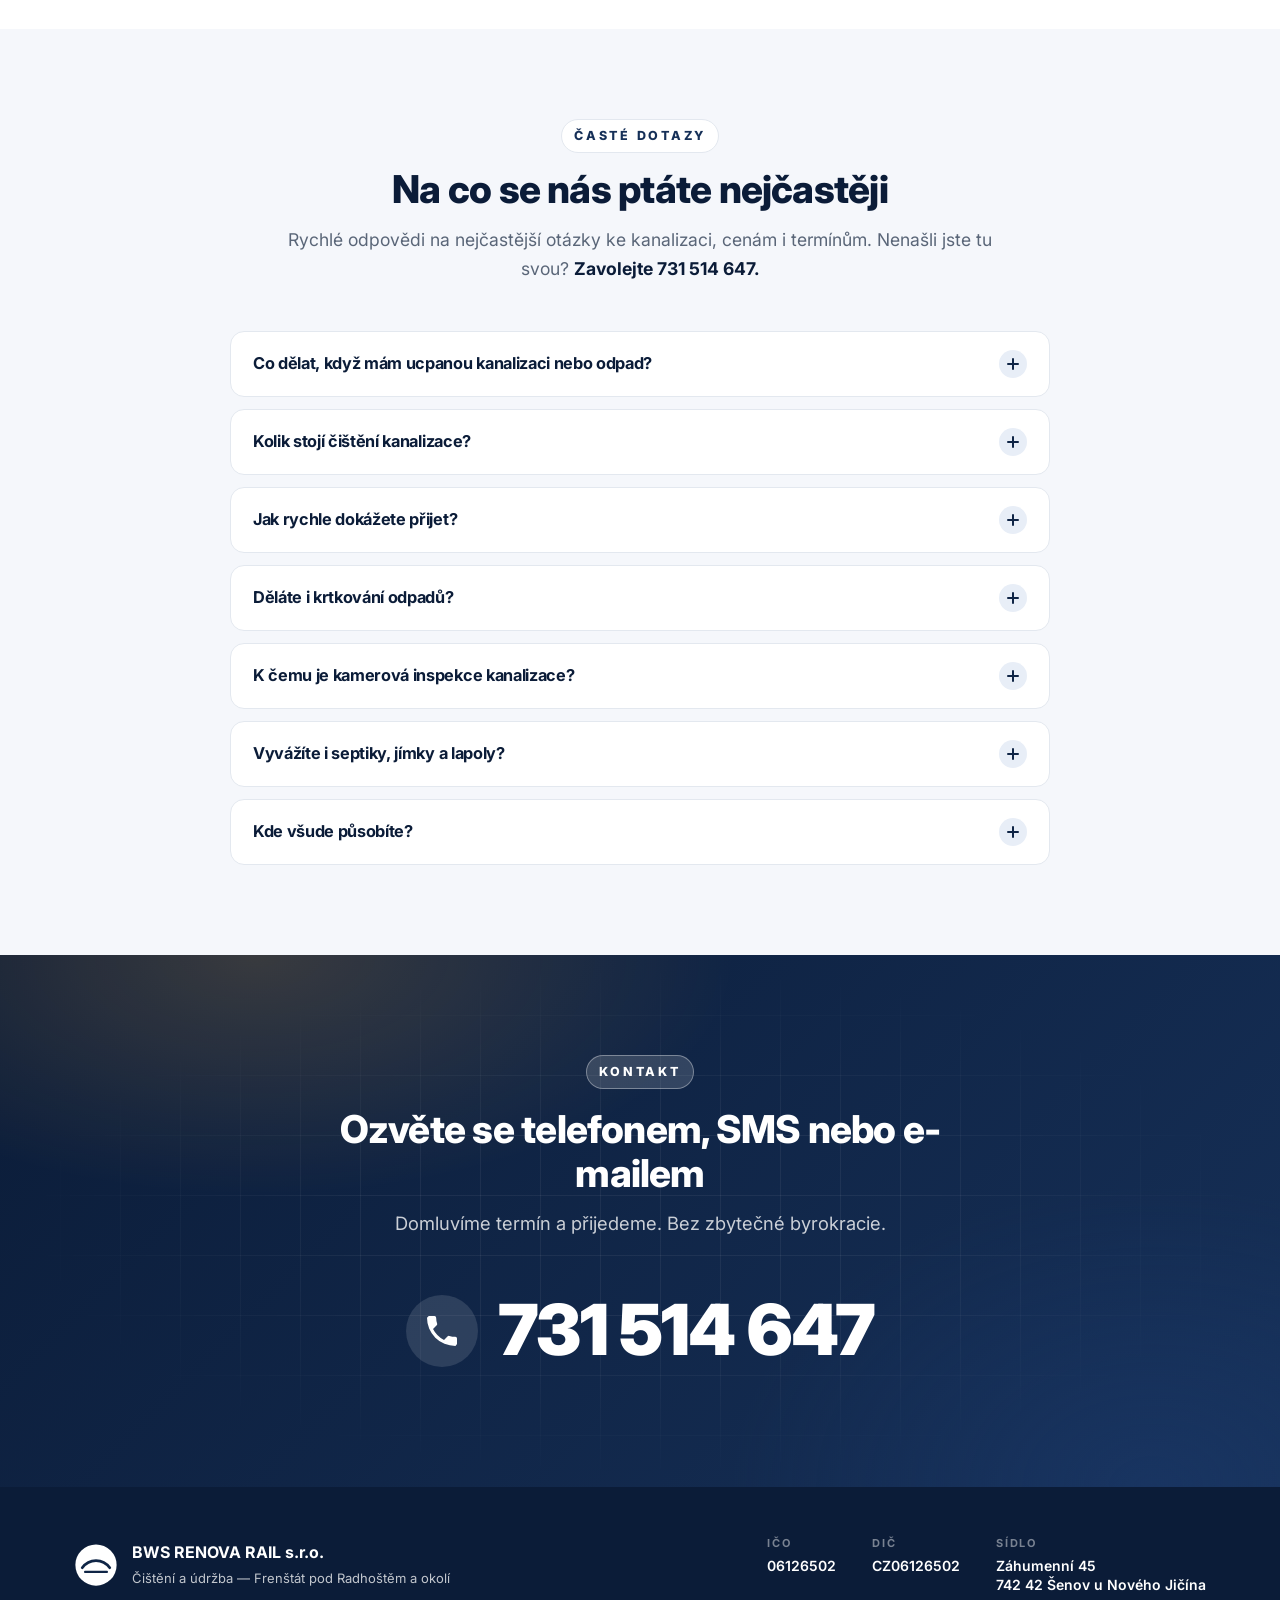
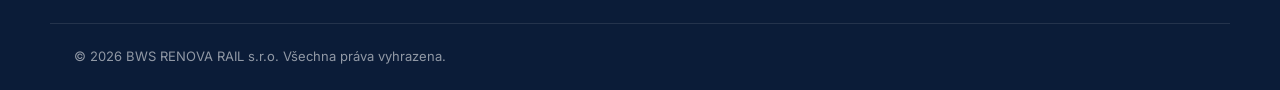
<file: v2.html>
<!DOCTYPE html>
<html lang="cs">
<head>
  <meta charset="UTF-8" />
  <meta name="viewport" content="width=device-width, initial-scale=1.0" />
  <meta name="theme-color" content="#0f2546" />
  <title>Čištění kanalizace Frenštát pod Radhoštěm | BWS RENOVA RAIL</title>
  <meta name="description" content="Ucpaná kanalizace? Tlakové čištění kanalizace a přípojek, kamerová inspekce, vývoz septiků, jímek a lapolů. Frenštát pod Radhoštěm a okolí. Volejte 731 514 647." />
  <meta name="keywords" content="čištění kanalizace, ucpaná kanalizace, krtkování, kanalizační přípojky, kamerová inspekce kanalizace, tlakové mytí, vývoz septiku, vývoz jímky, vývoz lapolu, čištění žlabů, odstraňování graffiti, Frenštát pod Radhoštěm, Kopřivnice, Rožnov pod Radhoštěm" />
  <meta name="author" content="BWS RENOVA RAIL s.r.o." />
  <!-- Pracovní verze — neindexovat; canonical míří na produkční stránku -->
  <meta name="robots" content="noindex,nofollow" />
  <link rel="canonical" href="https://www.bwsrenova.cz/" />

  <!-- Open Graph -->
  <meta property="og:type" content="website" />
  <meta property="og:site_name" content="BWS RENOVA RAIL" />
  <meta property="og:title" content="Čištění kanalizace Frenštát pod Radhoštěm | BWS RENOVA RAIL" />
  <meta property="og:description" content="Tlakové čištění kanalizace a přípojek (hadice až 80 m), kamerová inspekce, vývoz septiků a lapolů. Volejte 731 514 647." />
  <meta property="og:url" content="https://www.bwsrenova.cz/" />
  <meta property="og:image" content="https://www.bwsrenova.cz/images/og-image.jpg" />
  <meta property="og:image:width" content="1200" />
  <meta property="og:image:height" content="630" />
  <meta property="og:image:alt" content="BWS RENOVA RAIL — tlakové čištění kanalizace a přípojek, Frenštát pod Radhoštěm a okolí" />
  <meta property="og:locale" content="cs_CZ" />

  <!-- Twitter / X -->
  <meta name="twitter:card" content="summary_large_image" />
  <meta name="twitter:title" content="Čištění kanalizace Frenštát pod Radhoštěm | BWS RENOVA RAIL" />
  <meta name="twitter:description" content="Tlakové čištění kanalizace a přípojek, kamerová inspekce, vývoz septiků a lapolů. Volejte 731 514 647." />
  <meta name="twitter:image" content="https://www.bwsrenova.cz/images/og-image.jpg" />

  <!-- Ikony -->
  <link rel="icon" href="/favicon.ico" sizes="32x32" />
  <link rel="icon" href="/favicon.svg" type="image/svg+xml" />
  <link rel="apple-touch-icon" href="/apple-touch-icon.png" />
  <link rel="manifest" href="/site.webmanifest" />

  <link rel="preconnect" href="https://fonts.googleapis.com" />
  <link rel="preconnect" href="https://fonts.gstatic.com" crossorigin />
  <link href="https://fonts.googleapis.com/css2?family=Inter:wght@400;500;600;700;800;900&display=swap" rel="stylesheet" />

  <link rel="preload" as="image" href="images/hero-technika.jpg" fetchpriority="high" />
  <link rel="stylesheet" href="styles.css" />

  <!-- Strukturovaná data: LocalBusiness + katalog služeb + WebSite + WebPage + FAQ -->
  <script type="application/ld+json">
  {
    "@context": "https://schema.org",
    "@graph": [
      {
        "@type": ["LocalBusiness", "ProfessionalService"],
        "@id": "https://www.bwsrenova.cz/#firma",
        "name": "BWS RENOVA RAIL s.r.o.",
        "legalName": "BWS RENOVA RAIL s.r.o.",
        "alternateName": "BWS RENOVA RAIL",
        "url": "https://www.bwsrenova.cz/",
        "logo": "https://www.bwsrenova.cz/icon-512.png",
        "image": [
          "https://www.bwsrenova.cz/images/og-image.jpg",
          "https://www.bwsrenova.cz/images/fekalni-vuz.jpg",
          "https://www.bwsrenova.cz/images/tlakovy-cistic.jpg"
        ],
        "description": "Tlakové čištění kanalizace a kanalizačních přípojek (hadice až 80 m), kamerová inspekce, vývoz septiků, jímek a lapolů, tlakové mytí střech a fasád, odstraňování graffiti a čištění stavebních strojů. Pro domácnosti, firmy, obce i průmysl ve Frenštátě pod Radhoštěm a okolí.",
        "slogan": "Čištění a údržba, na kterou je spolehnutí.",
        "telephone": "+420731514647",
        "identifier": "06126502",
        "taxID": "CZ06126502",
        "vatID": "CZ06126502",
        "address": {
          "@type": "PostalAddress",
          "streetAddress": "Záhumenní 45",
          "postalCode": "742 42",
          "addressLocality": "Šenov u Nového Jičína",
          "addressRegion": "Moravskoslezský kraj",
          "addressCountry": "CZ"
        },
        "geo": {
          "@type": "GeoCoordinates",
          "latitude": 49.581,
          "longitude": 17.962
        },
        "openingHours": "Mo-Su",
        "priceRange": "$$",
        "currenciesAccepted": "CZK",
        "knowsLanguage": "cs",
        "contactPoint": {
          "@type": "ContactPoint",
          "telephone": "+420731514647",
          "contactType": "customer service",
          "availableLanguage": "cs",
          "areaServed": "CZ"
        },
        "areaServed": [
          { "@type": "City", "name": "Frenštát pod Radhoštěm" },
          { "@type": "City", "name": "Kopřivnice" },
          { "@type": "City", "name": "Rožnov pod Radhoštěm" },
          { "@type": "City", "name": "Trojanovice" },
          { "@type": "City", "name": "Čeladná" },
          { "@type": "City", "name": "Příbor" },
          { "@type": "City", "name": "Hukvaldy" },
          { "@type": "City", "name": "Štramberk" },
          { "@type": "City", "name": "Zubří" },
          { "@type": "City", "name": "Tichá" },
          { "@type": "City", "name": "Bordovice" }
        ],
        "hasOfferCatalog": {
          "@type": "OfferCatalog",
          "name": "Služby čištění a údržby",
          "itemListElement": [
            { "@type": "Offer", "itemOffered": { "@type": "Service", "name": "Tlakové čištění kanalizace a kanalizačních přípojek", "description": "Čištění ucpaného a zarostlého potrubí vysokotlakou vodou. Hadice dosáhne až 80 metrů — i delší úseky bez výkopu." } },
            { "@type": "Offer", "itemOffered": { "@type": "Service", "name": "Kamerová inspekce kanalizace", "description": "Revize kanalizace inspekční kamerou se záznamem. Přesné a rychlé nalezení příčiny závady." } },
            { "@type": "Offer", "itemOffered": { "@type": "Service", "name": "Čištění střešních žlabů a svodů", "description": "Vyčištění žlabů a svodů od listí, mechu a nánosů. Prevence zatékání a poškození fasády." } },
            { "@type": "Offer", "itemOffered": { "@type": "Service", "name": "Tlakové mytí střech a fasád", "description": "Odstranění řas, mechu a nečistot z velkých ploch vodním paprskem o vysokém tlaku." } },
            { "@type": "Offer", "itemOffered": { "@type": "Service", "name": "Odstraňování graffiti", "description": "Profesionální odstranění graffiti z fasád, betonu a dalších povrchů bez poškození podkladu." } },
            { "@type": "Offer", "itemOffered": { "@type": "Service", "name": "Vývoz septiků a jímek fekálním vozem 1,5 m³", "description": "Vývoz odpadních vod, septiků a jímek vlastním fekálním vozem s nádrží 1,5 m³." } },
            { "@type": "Offer", "itemOffered": { "@type": "Service", "name": "Čištění stavebních strojů na zakázce", "description": "Čištění bagrů, nakladačů a další stavební techniky přímo na pracovišti zákazníka." } },
            { "@type": "Offer", "itemOffered": { "@type": "Service", "name": "Vývoz lapolu", "description": "Odvoz obsahu lapolu (odlučovače tuků) v souladu s legislativou." } },
            { "@type": "Offer", "itemOffered": { "@type": "Service", "name": "Čištění lapolu", "description": "Důkladné vyčištění odlučovače tuků včetně kontroly funkčnosti." } }
          ]
        }
      },
      {
        "@type": "WebSite",
        "@id": "https://www.bwsrenova.cz/#website",
        "url": "https://www.bwsrenova.cz/",
        "name": "BWS RENOVA RAIL",
        "publisher": { "@id": "https://www.bwsrenova.cz/#firma" },
        "inLanguage": "cs"
      },
      {
        "@type": "WebPage",
        "@id": "https://www.bwsrenova.cz/#webpage",
        "url": "https://www.bwsrenova.cz/",
        "name": "Čištění kanalizace Frenštát pod Radhoštěm | BWS RENOVA RAIL",
        "description": "Ucpaná kanalizace? Tlakové čištění kanalizace a přípojek, kamerová inspekce, vývoz septiků, jímek a lapolů. Frenštát pod Radhoštěm a okolí. Volejte 731 514 647.",
        "isPartOf": { "@id": "https://www.bwsrenova.cz/#website" },
        "about": { "@id": "https://www.bwsrenova.cz/#firma" },
        "primaryImageOfPage": "https://www.bwsrenova.cz/images/og-image.jpg",
        "inLanguage": "cs"
      },
      {
        "@type": "FAQPage",
        "@id": "https://www.bwsrenova.cz/#faq",
        "isPartOf": { "@id": "https://www.bwsrenova.cz/#webpage" },
        "inLanguage": "cs",
        "mainEntity": [
          {
            "@type": "Question",
            "name": "Co dělat, když mám ucpanou kanalizaci nebo odpad?",
            "acceptedAnswer": {
              "@type": "Answer",
              "text": "Zavolejte nám na 731 514 647. Ucpané potrubí čistíme vysokotlakou vodou — hadice dosáhne až 80 metrů, takže si poradíme i s delšími úseky bez kopání. Termín domluvíme hned po telefonu."
            }
          },
          {
            "@type": "Question",
            "name": "Kolik stojí čištění kanalizace?",
            "acceptedAnswer": {
              "@type": "Answer",
              "text": "Cena závisí na délce a stavu potrubí a na přístupnosti místa. Orientační cenu vám řekneme zdarma po krátkém telefonátu, konečnou po prohlídce na místě. V naší oblasti působnosti neúčtujeme zbytečné příplatky za dopravu."
            }
          },
          {
            "@type": "Question",
            "name": "Jak rychle dokážete přijet?",
            "acceptedAnswer": {
              "@type": "Answer",
              "text": "Jsme místní firma s vlastní technikou, takže se obvykle domluvíme na nejbližší možný termín. U akutních havárií, jako je přetékající kanalizace nebo zatopený suterén, se snažíme přijet co nejdříve — zavolejte a domluvíme se."
            }
          },
          {
            "@type": "Question",
            "name": "Děláte i krtkování odpadů?",
            "acceptedAnswer": {
              "@type": "Answer",
              "text": "Ano. Místo klasického mechanického krtkování používáme tlakové čištění vodou, které potrubí nejen zprůchodní, ale i vyčistí po celém obvodu — od kuchyňských odpadů přes přípojky až po hlavní řady."
            }
          },
          {
            "@type": "Question",
            "name": "K čemu je kamerová inspekce kanalizace?",
            "acceptedAnswer": {
              "@type": "Answer",
              "text": "Inspekční kamerou se záznamem přesně najdeme příčinu problému — prasklinu, prorostlé kořeny nebo špatný spád potrubí. Hodí se také před koupí nemovitosti, po opakovaném ucpávání nebo ke kontrole nové přípojky před kolaudací."
            }
          },
          {
            "@type": "Question",
            "name": "Vyvážíte i septiky, jímky a lapoly?",
            "acceptedAnswer": {
              "@type": "Answer",
              "text": "Ano, máme vlastní kombinovaný fekální vůz s nádrží 1,5 m³. Vyvážíme septiky, jímky i lapoly (odlučovače tuků) a obsah likvidujeme v souladu s legislativou."
            }
          },
          {
            "@type": "Question",
            "name": "Kde všude působíte?",
            "acceptedAnswer": {
              "@type": "Answer",
              "text": "Ve Frenštátě pod Radhoštěm a okolí — Kopřivnice, Rožnov pod Radhoštěm, Trojanovice, Čeladná, Příbor, Hukvaldy, Štramberk, Zubří, Tichá, Bordovice a další obce v regionu. Po domluvě přijedeme i dál."
            }
          }
        ]
      }
    ]
  }
  </script>
</head>
<body>

<!-- Sticky header -->
<header class="site-header" id="site-header">
  <div class="container header-inner">
    <a href="#top" class="brand" aria-label="BWS RENOVA RAIL — domů">
      <svg class="brand-mark" viewBox="0 0 64 64" aria-hidden="true">
        <circle cx="32" cy="32" r="30" fill="#0f2546"/>
        <path d="M12 36 C 22 22, 42 22, 52 36" stroke="#fff" stroke-width="4" fill="none" stroke-linecap="round"/>
        <path d="M16 42 L 48 42" stroke="#fff" stroke-width="3" stroke-linecap="round"/>
      </svg>
      <span class="brand-text">
        <strong>BWS</strong>
        <span>RENOVA RAIL</span>
      </span>
    </a>

    <nav class="site-nav" aria-label="Hlavní navigace">
      <a href="#sluzby">Služby</a>
      <a href="#technika">Technika</a>
      <a href="#proc-my">Proč my</a>
      <a href="#oblast">Oblast</a>
      <a href="#faq">Dotazy</a>
      <a href="#kontakt">Kontakt</a>
    </nav>

    <a href="tel:+420731514647" class="btn btn-primary header-cta" aria-label="Zavolat 731 514 647">
      <svg viewBox="0 0 24 24" width="18" height="18" aria-hidden="true"><path fill="currentColor" d="M6.62 10.79a15.05 15.05 0 0 0 6.59 6.59l2.2-2.2a1 1 0 0 1 1.02-.24 11.36 11.36 0 0 0 3.57.57 1 1 0 0 1 1 1V20a1 1 0 0 1-1 1A17 17 0 0 1 3 4a1 1 0 0 1 1-1h3.5a1 1 0 0 1 1 1 11.36 11.36 0 0 0 .57 3.57 1 1 0 0 1-.24 1.02z"/></svg>
      <span class="header-cta-short">Zavolat</span>
      <span class="header-cta-full">731 514 647</span>
    </a>
  </div>
</header>

<main id="top">

  <!-- HERO -->
  <section class="hero">
    <div class="hero-media" aria-hidden="true">
      <img src="images/hero-technika.jpg" alt="" class="hero-bg-img" width="1055" height="720" fetchpriority="high" decoding="async" />
      <div class="hero-overlay"></div>
      <div class="hero-noise"></div>
    </div>

    <div class="container hero-inner">
      <div class="hero-content">
        <div class="hero-eyebrow">
          <span class="hero-eyebrow-dot"></span>
          <span class="hero-eyebrow-full">BWS RENOVA RAIL · Frenštát pod Radhoštěm</span>
          <span class="hero-eyebrow-short">Frenštát pod&nbsp;Radhoštěm</span>
        </div>

        <h1 class="hero-title">
          Čištění a&nbsp;údržba,<br/>
          na kterou je<br/>
          <span class="hero-title-accent">spolehnutí.</span>
        </h1>

        <p class="hero-sub">
          Komplexní služby pro <strong>domácnosti, firmy, obce i&nbsp;průmyslové objekty</strong>.
          Vlastní technika, rychlá domluva.
        </p>

        <div class="hero-cta">
          <a href="tel:+420731514647" class="hero-phone" aria-label="Zavolat na číslo 731 514 647">
            <span class="hero-phone-icon" aria-hidden="true">
              <svg viewBox="0 0 24 24" width="22" height="22"><path fill="currentColor" d="M6.62 10.79a15.05 15.05 0 0 0 6.59 6.59l2.2-2.2a1 1 0 0 1 1.02-.24 11.36 11.36 0 0 0 3.57.57 1 1 0 0 1 1 1V20a1 1 0 0 1-1 1A17 17 0 0 1 3 4a1 1 0 0 1 1-1h3.5a1 1 0 0 1 1 1 11.36 11.36 0 0 0 .57 3.57 1 1 0 0 1-.24 1.02z"/></svg>
            </span>
            <span class="hero-phone-num">731&nbsp;514&nbsp;647</span>
          </a>
          <a href="#sluzby" class="hero-secondary">
            <span>Naše služby</span>
          </a>
        </div>

        <div class="hero-stats" role="list">
          <div role="listitem">
            <strong>9</strong>
            <span>specializovaných služeb</span>
          </div>
          <div role="listitem">
            <strong>80&nbsp;m</strong>
            <span>dosah hadice v kanalizaci</span>
          </div>
          <div role="listitem">
            <strong>1,5&nbsp;m³</strong>
            <span>vlastní fekální vůz</span>
          </div>
        </div>
      </div>
    </div>

    <a href="#sluzby" class="hero-scroll" aria-label="Posunout dolů na služby">
      <span class="hero-scroll-line"></span>
      <span class="hero-scroll-label">SCROLL</span>
    </a>
  </section>

  <!-- SERVICES -->
  <section class="section" id="sluzby">
    <div class="container">
      <div class="section-head">
        <span class="eyebrow">CO DĚLÁME</span>
        <h2>Devět specializovaných služeb</h2>
        <p class="section-lead">Hlavní zaměření: <strong>kanalizace, kanalizační přípojky a kamerová inspekce</strong>. Hadice dosáhne až 80 metrů — zvládneme i delší úseky bez výkopu.</p>
      </div>

      <div class="services-grid">

        <article class="service" data-reveal>
          <div class="service-icon" aria-hidden="true">
            <svg viewBox="0 0 64 64"><path d="M10 42 C 18 30, 30 30, 38 42 S 54 54, 56 40" fill="none" stroke="currentColor" stroke-width="3" stroke-linecap="round"/><circle cx="48" cy="18" r="6" fill="none" stroke="currentColor" stroke-width="3"/><path d="M48 24 V 32" stroke="currentColor" stroke-width="3" stroke-linecap="round"/></svg>
          </div>
          <h3>Tlakové čištění kanalizace a&nbsp;kanalizačních přípojek</h3>
          <p>Vyřešíme i&nbsp;zarostlé a ucpané potrubí. Hadice dosáhne <strong>až 80 metrů</strong> — zvládneme i delší úseky bez nutnosti výkopu.</p>
        </article>

        <article class="service" data-reveal>
          <div class="service-icon" aria-hidden="true">
            <svg viewBox="0 0 64 64"><circle cx="32" cy="32" r="14" fill="none" stroke="currentColor" stroke-width="3"/><circle cx="32" cy="32" r="6" fill="none" stroke="currentColor" stroke-width="3"/><path d="M32 4 V 14 M32 50 V 60 M4 32 H 14 M50 32 H 60 M12 12 L 19 19 M45 45 L 52 52 M12 52 L 19 45 M45 19 L 52 12" stroke="currentColor" stroke-width="3" stroke-linecap="round"/></svg>
          </div>
          <h3>Kamerová inspekce kanalizace</h3>
          <p>Revize kanalizace inspekční kamerou se záznamem. Najdeme příčinu závady přesně a&nbsp;rychle.</p>
        </article>

        <article class="service" data-reveal>
          <div class="service-icon" aria-hidden="true">
            <svg viewBox="0 0 64 64"><path d="M14 22h36v8H14z M22 30v18 M42 30v18 M22 48h20" fill="none" stroke="currentColor" stroke-width="3" stroke-linecap="round" stroke-linejoin="round"/><path d="M14 22 L 22 14 L 50 14 L 50 22" fill="none" stroke="currentColor" stroke-width="3" stroke-linejoin="round"/></svg>
          </div>
          <h3>Čištění střešních žlabů a svodů</h3>
          <p>Vyčistíme žlaby a svody od listí, mechu a nánosů. Předejdete zatékání i poškození fasády.</p>
        </article>

        <article class="service" data-reveal>
          <div class="service-icon" aria-hidden="true">
            <svg viewBox="0 0 64 64"><path d="M12 44 L 28 28 L 36 36 L 52 20" fill="none" stroke="currentColor" stroke-width="3" stroke-linecap="round" stroke-linejoin="round"/><circle cx="14" cy="20" r="3" fill="currentColor"/><circle cx="22" cy="14" r="2" fill="currentColor"/><circle cx="8" cy="14" r="2" fill="currentColor"/><path d="M44 50 L 56 50 M44 44 L 56 44" stroke="currentColor" stroke-width="3" stroke-linecap="round"/></svg>
          </div>
          <h3>Tlakové mytí střech a fasád</h3>
          <p>Vodním paprskem o vysokém tlaku odstraníme řasy, mech i nečistoty z velkých ploch.</p>
        </article>

        <article class="service" data-reveal>
          <div class="service-icon" aria-hidden="true">
            <svg viewBox="0 0 64 64"><rect x="22" y="14" width="20" height="32" rx="3" fill="none" stroke="currentColor" stroke-width="3"/><path d="M28 14 V 8 H 36 V 14" fill="none" stroke="currentColor" stroke-width="3"/><path d="M32 46 V 56" stroke="currentColor" stroke-width="3" stroke-linecap="round"/><path d="M14 22 L 8 18 M14 30 L 6 30 M14 38 L 8 42" stroke="currentColor" stroke-width="3" stroke-linecap="round"/></svg>
          </div>
          <h3>Odstraňování graffiti</h3>
          <p>Profesionálně odstraníme graffiti z fasád, betonu a dalších povrchů bez poškození podkladu.</p>
        </article>

        <article class="service" data-reveal>
          <div class="service-icon" aria-hidden="true">
            <svg viewBox="0 0 64 64"><rect x="10" y="22" width="34" height="20" fill="none" stroke="currentColor" stroke-width="3" rx="2"/><path d="M44 28 H 54 V 42 H 44" fill="none" stroke="currentColor" stroke-width="3"/><circle cx="20" cy="46" r="4" fill="none" stroke="currentColor" stroke-width="3"/><circle cx="46" cy="46" r="4" fill="none" stroke="currentColor" stroke-width="3"/><text x="27" y="36" font-family="Inter, sans-serif" font-size="9" font-weight="700" fill="currentColor" text-anchor="middle">1,5m³</text></svg>
          </div>
          <h3>Fekální stroj 1,5&nbsp;m³</h3>
          <p>K dispozici je fekální vůz s nádrží 1,5 m³ pro vývoz odpadních vod a septiků.</p>
        </article>

        <article class="service" data-reveal>
          <div class="service-icon" aria-hidden="true">
            <svg viewBox="0 0 64 64"><path d="M8 50 L 56 50" stroke="currentColor" stroke-width="3" stroke-linecap="round"/><path d="M14 50 V 38 L 26 38 L 32 30 L 44 30 V 50" fill="none" stroke="currentColor" stroke-width="3" stroke-linejoin="round"/><circle cx="22" cy="50" r="4" fill="none" stroke="currentColor" stroke-width="3"/><circle cx="38" cy="50" r="4" fill="none" stroke="currentColor" stroke-width="3"/><path d="M44 34 L 56 22" stroke="currentColor" stroke-width="3" stroke-linecap="round"/><rect x="52" y="18" width="8" height="8" fill="none" stroke="currentColor" stroke-width="3"/></svg>
          </div>
          <h3>Čištění stavebních strojů na zakázce</h3>
          <p>Vyčistíme bagry, nakladače i další stavební techniku přímo na vašem pracovišti.</p>
        </article>

        <article class="service" data-reveal>
          <div class="service-icon" aria-hidden="true">
            <svg viewBox="0 0 64 64"><rect x="18" y="14" width="28" height="38" rx="3" fill="none" stroke="currentColor" stroke-width="3"/><path d="M24 24 H 40 M24 32 H 40 M24 40 H 34" stroke="currentColor" stroke-width="3" stroke-linecap="round"/><path d="M14 18 L 18 18 M14 28 L 18 28 M14 38 L 18 38" stroke="currentColor" stroke-width="3" stroke-linecap="round"/></svg>
          </div>
          <h3>Vývoz lapolu</h3>
          <p>Odvezeme obsah lapolu (odlučovače tuků) v souladu s legislativou.</p>
        </article>

        <article class="service" data-reveal>
          <div class="service-icon" aria-hidden="true">
            <svg viewBox="0 0 64 64"><rect x="18" y="14" width="28" height="38" rx="3" fill="none" stroke="currentColor" stroke-width="3"/><path d="M26 30 C 26 26, 38 26, 38 30 C 38 36, 26 36, 26 42" fill="none" stroke="currentColor" stroke-width="3" stroke-linecap="round"/><circle cx="32" cy="46" r="2" fill="currentColor"/><path d="M48 16 L 50 12 L 52 16 L 56 18 L 52 20 L 50 24 L 48 20 L 44 18 Z" fill="currentColor"/></svg>
          </div>
          <h3>Čištění lapolu</h3>
          <p>Důkladné vyčištění odlučovače včetně kontroly funkčnosti — připraveno na další provoz.</p>
        </article>

      </div>

      <div class="services-cta">
        <p>Potřebujete něco z výše uvedeného? <strong>Stačí jeden telefon.</strong></p>
        <a href="tel:+420731514647" class="btn btn-primary btn-lg">Zavolat 731&nbsp;514&nbsp;647</a>
      </div>
    </div>
  </section>

  <!-- WHY US -->
  <section class="section section-alt" id="proc-my">
    <div class="container">
      <div class="section-head">
        <span class="eyebrow">PROČ BWS RENOVA RAIL</span>
        <h2>Místní firma s vlastní technikou</h2>
        <p class="section-lead">Žádné prostředníky, žádné dlouhé čekání. Domluvíte se přímo s lidmi, kteří k vám pak přijedou.</p>
      </div>

      <div class="features-grid">
        <div class="feature" data-reveal>
          <div class="feature-num">01</div>
          <h3>Komplexní řešení</h3>
          <p>Od čištění žlabů přes tlakové mytí až po kamerovou inspekci kanalizace — vše vyřešíme z&nbsp;jednoho místa.</p>
        </div>
        <div class="feature" data-reveal>
          <div class="feature-num">02</div>
          <h3>Vlastní stroje</h3>
          <p>Kombinovaný fekální vůz 1,5 m³ se sací i tlakovou funkcí, hadice až 80 metrů, inspekční kamera. Žádné půjčování.</p>
        </div>
        <div class="feature" data-reveal>
          <div class="feature-num">03</div>
          <h3>Pro každého</h3>
          <p>Pracujeme pro domácnosti, firmy, obce i&nbsp;průmyslové objekty.</p>
        </div>
        <div class="feature" data-reveal>
          <div class="feature-num">04</div>
          <h3>Snadné objednání</h3>
          <p>Domluvte se s námi <strong>telefonem, SMS nebo&nbsp;e-mailem</strong>. Bez zbytečné byrokracie.</p>
        </div>
      </div>
    </div>
  </section>

  <!-- EQUIPMENT / TECHNIKA -->
  <section class="section section-equipment" id="technika">
    <div class="container">
      <div class="section-head">
        <span class="eyebrow">NAŠE TECHNIKA</span>
        <h2>Pracujeme s vlastním profesionálním vybavením</h2>
        <p class="section-lead">Žádné půjčování ani prostředníci — techniku máme přímo u nás, takže přijedeme rychle a víme přesně, jak s ní pracovat.</p>
      </div>

      <div class="equipment-grid">

        <article class="equipment" data-reveal>
          <figure class="equipment-photo">
            <img src="images/fekalni-vuz.jpg"
                 alt="Kombinovaný sací a tlakový vůz Rioned s nádrží 1,5 m³ na vývoz septiků a čištění kanalizace"
                 width="1536" height="1024"
                 loading="lazy" decoding="async"
                 onerror="this.parentElement.classList.add('photo-missing'); this.remove();" />
            <figcaption class="equipment-badge">Rioned · 1,5&nbsp;m³</figcaption>
          </figure>
          <div class="equipment-info">
            <h3>Kombinovaný vůz — saje i&nbsp;čistí</h3>
            <p>Stroj kombinuje funkci <strong>sacího (fekálního) vozu a vysokotlakého čističe</strong> v jednom zařízení. Nádrž 1,5 m³, hadice dosáhne <strong>až 80 metrů</strong> — pokryjeme i delší úseky kanalizace bez výkopu.</p>
            <ul class="equipment-list" role="list">
              <li>Tlakové čištění kanalizace (hadice 80&nbsp;m)</li>
              <li>Vývoz septiků, jímek a&nbsp;lapolu</li>
              <li>Saje i čistí jedním zařízením</li>
            </ul>
          </div>
        </article>

        <article class="equipment equipment-reverse" data-reveal>
          <figure class="equipment-photo">
            <img src="images/tlakovy-cistic.jpg"
                 alt="Vysokotlaký čistič kanalizace Rioned na mobilním přívěsu pro tlakové čištění potrubí"
                 width="1600" height="900"
                 loading="lazy" decoding="async"
                 onerror="this.parentElement.classList.add('photo-missing'); this.remove();" />
            <figcaption class="equipment-badge">Rioned · WJ</figcaption>
          </figure>
          <div class="equipment-info">
            <h3>Tlakový čistič kanalizace</h3>
            <p>Profesionální vysokotlaké zařízení Rioned na mobilním podvozku. Vyřeší ucpané potrubí, tukové usazeniny i nánosy v kanalizaci a poradí si s mytím rozsáhlých ploch.</p>
            <ul class="equipment-list" role="list">
              <li>Tlakové čištění kanalizace</li>
              <li>Tlakové mytí střech a&nbsp;fasád</li>
              <li>Odstraňování graffiti</li>
            </ul>
          </div>
        </article>

      </div>
    </div>
  </section>

  <!-- AREA -->
  <section class="section" id="oblast">
    <div class="container area-inner">
      <div class="area-text">
        <span class="eyebrow">PŮSOBNOST</span>
        <h2>Působíme v městech a obcích okolo Frenštátu&nbsp;pod&nbsp;Radhoštěm</h2>
        <p>Jsme tady doma. Znalost regionu znamená rychlejší příjezd a&nbsp;lepší orientaci v terénu bez umělých příplatků za dopravu.</p>
        <a href="tel:+420731514647" class="btn btn-primary btn-lg">Zavolat a domluvit termín</a>
      </div>
      <ul class="area-list" role="list">
        <li>Frenštát pod Radhoštěm</li>
        <li>Kopřivnice</li>
        <li>Rožnov pod Radhoštěm</li>
        <li>Trojanovice</li>
        <li>Čeladná</li>
        <li>Příbor</li>
        <li>Hukvaldy</li>
        <li>Štramberk</li>
        <li>Zubří</li>
        <li>Tichá</li>
        <li>Bordovice</li>
        <li class="more">a&nbsp;další</li>
      </ul>
    </div>
  </section>

  <!-- FAQ -->
  <section class="section section-alt" id="faq">
    <div class="container">
      <div class="section-head">
        <span class="eyebrow">ČASTÉ DOTAZY</span>
        <h2>Na co se nás ptáte nejčastěji</h2>
        <p class="section-lead">Rychlé odpovědi na nejčastější otázky ke kanalizaci, cenám i termínům. Nenašli jste tu svou? <strong>Zavolejte 731 514 647.</strong></p>
      </div>

      <div class="faq-list">
        <details class="faq-item" data-reveal>
          <summary><h3>Co dělat, když mám ucpanou kanalizaci nebo odpad?</h3><span class="faq-icon" aria-hidden="true"></span></summary>
          <div class="faq-answer">
            <p>Zavolejte nám na <a href="tel:+420731514647"><strong>731&nbsp;514&nbsp;647</strong></a>. Ucpané potrubí čistíme vysokotlakou vodou — hadice dosáhne <strong>až 80 metrů</strong>, takže si poradíme i s delšími úseky bez kopání. Termín domluvíme hned po telefonu.</p>
          </div>
        </details>

        <details class="faq-item" data-reveal>
          <summary><h3>Kolik stojí čištění kanalizace?</h3><span class="faq-icon" aria-hidden="true"></span></summary>
          <div class="faq-answer">
            <p>Cena závisí na délce a stavu potrubí a na přístupnosti místa. Orientační cenu vám řekneme <strong>zdarma po krátkém telefonátu</strong>, konečnou po prohlídce na místě. V naší oblasti působnosti neúčtujeme zbytečné příplatky za dopravu.</p>
          </div>
        </details>

        <details class="faq-item" data-reveal>
          <summary><h3>Jak rychle dokážete přijet?</h3><span class="faq-icon" aria-hidden="true"></span></summary>
          <div class="faq-answer">
            <p>Jsme místní firma s vlastní technikou, takže se obvykle domluvíme na nejbližší možný termín. U akutních havárií, jako je přetékající kanalizace nebo zatopený suterén, se snažíme přijet co nejdříve — zavolejte a domluvíme se.</p>
          </div>
        </details>

        <details class="faq-item" data-reveal>
          <summary><h3>Děláte i krtkování odpadů?</h3><span class="faq-icon" aria-hidden="true"></span></summary>
          <div class="faq-answer">
            <p>Ano. Místo klasického mechanického krtkování používáme <strong>tlakové čištění vodou</strong>, které potrubí nejen zprůchodní, ale i vyčistí po celém obvodu — od kuchyňských odpadů přes přípojky až po hlavní řady.</p>
          </div>
        </details>

        <details class="faq-item" data-reveal>
          <summary><h3>K čemu je kamerová inspekce kanalizace?</h3><span class="faq-icon" aria-hidden="true"></span></summary>
          <div class="faq-answer">
            <p>Inspekční kamerou se záznamem přesně najdeme příčinu problému — prasklinu, prorostlé kořeny nebo špatný spád potrubí. Hodí se také <strong>před koupí nemovitosti</strong>, po opakovaném ucpávání nebo ke kontrole nové přípojky před kolaudací.</p>
          </div>
        </details>

        <details class="faq-item" data-reveal>
          <summary><h3>Vyvážíte i septiky, jímky a lapoly?</h3><span class="faq-icon" aria-hidden="true"></span></summary>
          <div class="faq-answer">
            <p>Ano, máme vlastní kombinovaný fekální vůz s nádrží <strong>1,5&nbsp;m³</strong>. Vyvážíme septiky, jímky i lapoly (odlučovače tuků) a obsah likvidujeme v souladu s legislativou.</p>
          </div>
        </details>

        <details class="faq-item" data-reveal>
          <summary><h3>Kde všude působíte?</h3><span class="faq-icon" aria-hidden="true"></span></summary>
          <div class="faq-answer">
            <p>Ve Frenštátě pod Radhoštěm a okolí — Kopřivnice, Rožnov pod Radhoštěm, Trojanovice, Čeladná, Příbor, Hukvaldy, Štramberk, Zubří, Tichá, Bordovice a další obce v regionu. Po domluvě přijedeme i dál.</p>
          </div>
        </details>
      </div>
    </div>
  </section>

  <!-- CONTACT / FINAL CTA -->
  <section class="cta-final" id="kontakt">
    <div class="container cta-final-inner">
      <span class="eyebrow eyebrow-light">KONTAKT</span>
      <h2>Ozvěte se telefonem, SMS&nbsp;nebo&nbsp;e-mailem</h2>
      <p>Domluvíme termín a&nbsp;přijedeme. Bez zbytečné byrokracie.</p>
      <a href="tel:+420731514647" class="phone-big" aria-label="Zavolat na číslo 731 514 647">
        <svg viewBox="0 0 24 24" width="36" height="36" aria-hidden="true"><path fill="currentColor" d="M6.62 10.79a15.05 15.05 0 0 0 6.59 6.59l2.2-2.2a1 1 0 0 1 1.02-.24 11.36 11.36 0 0 0 3.57.57 1 1 0 0 1 1 1V20a1 1 0 0 1-1 1A17 17 0 0 1 3 4a1 1 0 0 1 1-1h3.5a1 1 0 0 1 1 1 11.36 11.36 0 0 0 .57 3.57 1 1 0 0 1-.24 1.02z"/></svg>
        <span>731&nbsp;514&nbsp;647</span>
      </a>
    </div>
  </section>
</main>

<footer class="site-footer">
  <div class="container footer-inner">
    <div class="footer-brand">
      <svg class="brand-mark" viewBox="0 0 64 64" aria-hidden="true">
        <circle cx="32" cy="32" r="30" fill="#fff"/>
        <path d="M12 36 C 22 22, 42 22, 52 36" stroke="#0f2546" stroke-width="4" fill="none" stroke-linecap="round"/>
        <path d="M16 42 L 48 42" stroke="#0f2546" stroke-width="3" stroke-linecap="round"/>
      </svg>
      <div>
        <strong>BWS RENOVA RAIL s.r.o.</strong>
        <span>Čištění a údržba — Frenštát pod Radhoštěm a okolí</span>
      </div>
    </div>
    <div class="footer-info">
      <dl class="footer-meta">
        <div>
          <dt>IČO</dt>
          <dd>06126502</dd>
        </div>
        <div>
          <dt>DIČ</dt>
          <dd>CZ06126502</dd>
        </div>
        <div>
          <dt>Sídlo</dt>
          <dd>Záhumenní 45<br/>742&nbsp;42 Šenov u&nbsp;Nového&nbsp;Jičína</dd>
        </div>
      </dl>
    </div>
  </div>
  <div class="container footer-bottom">
    <span>© <span id="year">2026</span> BWS RENOVA RAIL s.r.o. Všechna práva vyhrazena.</span>
  </div>
</footer>

<!-- Mobile sticky call button -->
<a href="tel:+420731514647" class="mobile-call" aria-label="Zavolat 731 514 647">
  <svg viewBox="0 0 24 24" width="22" height="22" aria-hidden="true"><path fill="currentColor" d="M6.62 10.79a15.05 15.05 0 0 0 6.59 6.59l2.2-2.2a1 1 0 0 1 1.02-.24 11.36 11.36 0 0 0 3.57.57 1 1 0 0 1 1 1V20a1 1 0 0 1-1 1A17 17 0 0 1 3 4a1 1 0 0 1 1-1h3.5a1 1 0 0 1 1 1 11.36 11.36 0 0 0 .57 3.57 1 1 0 0 1-.24 1.02z"/></svg>
  <span>Zavolat</span>
</a>

<script src="script.js" defer></script>
</body>
</html>
</file>
<file: styles.css>
/* =========================================================
   BWS RENOVA RAIL — Onepage
   Brand: deep navy + clean white. Conversion-first.
   ========================================================= */

:root {
  --navy-900: #0b1c38;
  --navy-800: #0f2546;
  --navy-700: #163058;
  --navy-600: #1d3d72;
  --navy-100: #e8eef7;
  --ink: #0e1a2b;
  --muted: #5a6678;
  --line: #e3e8ef;
  --bg: #ffffff;
  --bg-alt: #f5f7fb;
  --accent: #ffb547;
  --accent-strong: #f59e0b;
  --shadow-sm: 0 2px 8px rgba(15, 37, 70, 0.06);
  --shadow-md: 0 10px 30px rgba(15, 37, 70, 0.10);
  --shadow-lg: 0 20px 60px rgba(15, 37, 70, 0.18);
  --radius: 14px;
  --radius-lg: 22px;
  --container: 1180px;
  --header-h: 76px;
}

* { box-sizing: border-box; }
html { scroll-behavior: smooth; -webkit-text-size-adjust: 100%; }
body {
  margin: 0;
  font-family: 'Inter', system-ui, -apple-system, Segoe UI, Roboto, sans-serif;
  font-size: 17px;
  line-height: 1.6;
  color: var(--ink);
  background: var(--bg);
  -webkit-font-smoothing: antialiased;
  text-rendering: optimizeLegibility;
}
img, svg { display: block; max-width: 100%; }
a { color: inherit; text-decoration: none; }
h1, h2, h3, h4 { font-weight: 800; letter-spacing: -0.02em; line-height: 1.15; margin: 0 0 .4em; color: var(--navy-900); }
h1 { font-size: clamp(2rem, 4.4vw, 3.6rem); }
h2 { font-size: clamp(1.7rem, 3vw, 2.5rem); }
h3 { font-size: 1.15rem; }
p { margin: 0 0 1em; }
strong { color: var(--navy-900); font-weight: 700; }

.container { width: 100%; max-width: var(--container); margin: 0 auto; padding: 0 24px; }

/* ---------- Buttons ---------- */
.btn {
  display: inline-flex;
  align-items: center;
  justify-content: center;
  gap: .55em;
  padding: 12px 20px;
  border-radius: 999px;
  font-weight: 700;
  font-size: 15px;
  letter-spacing: 0.01em;
  border: 2px solid transparent;
  cursor: pointer;
  transition: transform .15s ease, box-shadow .2s ease, background .2s ease, color .2s ease, border-color .2s ease;
  white-space: nowrap;
  text-decoration: none;
}
.btn:active { transform: translateY(1px); }
.btn-lg { padding: 16px 28px; font-size: 16px; }
.btn-block { width: 100%; }

.btn-primary {
  background: var(--navy-800);
  color: #fff;
  box-shadow: 0 6px 16px rgba(15, 37, 70, 0.25);
}
.btn-primary:hover { background: var(--navy-700); box-shadow: 0 10px 22px rgba(15, 37, 70, 0.32); }

.btn-ghost {
  background: transparent;
  color: var(--navy-800);
  border-color: var(--navy-800);
}
.btn-ghost:hover { background: var(--navy-800); color: #fff; }

.btn-light {
  background: #fff;
  color: var(--navy-900);
}
.btn-light:hover { background: var(--accent); color: var(--navy-900); }

/* ---------- Header ---------- */
.site-header {
  position: fixed;
  top: 0; left: 0; right: 0;
  z-index: 50;
  background: transparent;
  border-bottom: 1px solid transparent;
  transition: background .3s ease, border-color .3s ease, box-shadow .3s ease, color .3s ease;
}
.site-header.scrolled {
  background: rgba(255, 255, 255, 0.92);
  backdrop-filter: saturate(180%) blur(12px);
  -webkit-backdrop-filter: saturate(180%) blur(12px);
  border-bottom-color: var(--line);
  box-shadow: var(--shadow-sm);
}
/* When over hero (not scrolled), invert colors to white */
.site-header:not(.scrolled) .brand-text strong,
.site-header:not(.scrolled) .site-nav a { color: #fff; }
.site-header:not(.scrolled) .brand-text span { color: rgba(255, 255, 255, 0.7); }
.site-header:not(.scrolled) .site-nav a:hover {
  background: rgba(255, 255, 255, 0.12);
  color: #fff;
}
.site-header:not(.scrolled) .brand-mark circle { fill: #fff; }
.site-header:not(.scrolled) .brand-mark path { stroke: var(--navy-900); }
.site-header:not(.scrolled) .header-cta {
  background: rgba(255, 255, 255, 0.12);
  color: #fff;
  border: 1px solid rgba(255, 255, 255, 0.25);
  backdrop-filter: blur(8px);
  -webkit-backdrop-filter: blur(8px);
  box-shadow: none;
}
.site-header:not(.scrolled) .header-cta:hover {
  background: #fff;
  color: var(--navy-900);
  border-color: #fff;
}
.header-inner {
  display: flex;
  align-items: center;
  gap: 24px;
  min-height: var(--header-h);
}
.brand {
  display: inline-flex;
  align-items: center;
  gap: 12px;
  margin-right: auto;
}
.brand-mark { width: 44px; height: 44px; flex: 0 0 44px; }
.brand-text {
  display: flex;
  flex-direction: column;
  line-height: 1;
}
.brand-text strong { font-size: 20px; color: var(--navy-900); letter-spacing: 0.02em; }
.brand-text span { font-size: 11px; color: var(--muted); letter-spacing: 0.18em; font-weight: 600; margin-top: 3px; }

.site-nav { display: flex; gap: 6px; }
.site-nav a {
  padding: 10px 14px;
  border-radius: 8px;
  font-weight: 600;
  font-size: 15px;
  color: var(--ink);
  transition: background .15s ease, color .15s ease;
}
.site-nav a:hover { background: var(--navy-100); color: var(--navy-800); }

.header-cta { padding: 10px 16px; font-size: 14px; }
.header-cta-short { display: none; }
.header-cta-full { display: inline; }
/* When over hero (transparent state), show only "Zavolat" */
.site-header:not(.scrolled) .header-cta-short { display: inline; }
.site-header:not(.scrolled) .header-cta-full { display: none; }

/* ---------- Shared eyebrow (used by section heads + CTA) ---------- */
.eyebrow {
  display: inline-block;
  font-size: 12.5px;
  font-weight: 800;
  color: var(--navy-700);
  letter-spacing: 0.22em;
  text-transform: uppercase;
  padding: 6px 12px;
  border: 1px solid var(--line);
  border-radius: 999px;
  background: #fff;
  margin-bottom: 18px;
}
.eyebrow-light {
  background: rgba(255, 255, 255, 0.15);
  border-color: rgba(255, 255, 255, 0.35);
  color: #fff;
}

/* ---------- Hero (Image-led Premium) ---------- */
.hero {
  position: relative;
  overflow: hidden;
  min-height: 100vh;
  min-height: 100svh;
  display: flex;
  align-items: center;
  padding: calc(var(--header-h) + 60px) 0 120px;
  isolation: isolate;
  color: #fff;
  background: var(--navy-900);
}

.hero-media {
  position: absolute;
  inset: 0;
  z-index: 0;
  pointer-events: none;
}
.hero-bg-img {
  position: absolute;
  inset: 0;
  width: 100%;
  height: 100%;
  object-fit: cover;
  object-position: 60% 65%;
  opacity: 0;
  animation-name: heroFadeIn, heroZoom;
  animation-duration: 1.6s, 24s;
  animation-timing-function: ease-out, ease-out;
  animation-fill-mode: both, both;
}
@keyframes heroZoom {
  from { transform: scale(1.0); }
  to   { transform: scale(1.12); }
}
@keyframes heroFadeIn {
  from { opacity: 0; }
  to   { opacity: 1; }
}

.hero-overlay {
  position: absolute;
  inset: 0;
  background:
    linear-gradient(95deg, rgba(8, 18, 36, 0.95) 0%, rgba(11, 28, 56, 0.82) 35%, rgba(11, 28, 56, 0.5) 65%, rgba(11, 28, 56, 0.35) 100%),
    linear-gradient(180deg, rgba(8, 18, 36, 0.45) 0%, transparent 25%, transparent 55%, rgba(8, 18, 36, 0.75) 100%);
}
.hero-noise {
  position: absolute;
  inset: 0;
  background-image:
    linear-gradient(rgba(255, 255, 255, 0.03) 1px, transparent 1px),
    linear-gradient(90deg, rgba(255, 255, 255, 0.03) 1px, transparent 1px);
  background-size: 64px 64px;
  mask-image: radial-gradient(ellipse 70% 100% at 30% 50%, #000 20%, transparent 80%);
  -webkit-mask-image: radial-gradient(ellipse 70% 100% at 30% 50%, #000 20%, transparent 80%);
  opacity: 0.5;
}

.hero-inner {
  position: relative;
  z-index: 1;
  width: 100%;
}
.hero-content {
  max-width: 760px;
}

/* Stagger animations */
.hero-eyebrow,
.hero-title,
.hero-sub,
.hero-cta,
.hero-stats { opacity: 0; transform: translateY(20px); animation: heroSlide .9s cubic-bezier(.22,.61,.36,1) forwards; }
.hero-eyebrow { animation-delay: 0.1s; }
.hero-title   { animation-delay: 0.25s; }
.hero-sub     { animation-delay: 0.45s; }
.hero-cta     { animation-delay: 0.6s; }
.hero-stats   { animation-delay: 0.8s; }
@keyframes heroSlide {
  to { opacity: 1; transform: translateY(0); }
}

.hero-eyebrow {
  display: inline-flex;
  align-items: center;
  gap: 10px;
  font-size: 12.5px;
  font-weight: 700;
  letter-spacing: 0.18em;
  text-transform: uppercase;
  color: rgba(255, 255, 255, 0.85);
  background: rgba(255, 255, 255, 0.08);
  border: 1px solid rgba(255, 255, 255, 0.15);
  backdrop-filter: blur(8px);
  -webkit-backdrop-filter: blur(8px);
  padding: 8px 14px;
  border-radius: 999px;
  margin-bottom: 28px;
}
.hero-eyebrow-dot {
  width: 8px; height: 8px;
  border-radius: 50%;
  background: var(--accent);
  box-shadow: 0 0 12px var(--accent);
  animation: pulseLight 2s ease-in-out infinite;
  flex-shrink: 0;
}
.hero-eyebrow-short { display: none; }
.hero-eyebrow-full { display: inline; }
@keyframes pulseLight {
  0%, 100% { opacity: 1; transform: scale(1); }
  50% { opacity: 0.6; transform: scale(0.85); }
}

.hero-title {
  font-size: clamp(2.6rem, 7.5vw, 5.6rem);
  line-height: 1.02;
  letter-spacing: -0.035em;
  color: #fff;
  margin: 0 0 28px;
  font-weight: 800;
  text-shadow: 0 2px 40px rgba(0, 0, 0, 0.2);
}
.hero-title-accent {
  background: linear-gradient(120deg, var(--accent) 0%, #ffd687 100%);
  -webkit-background-clip: text;
  background-clip: text;
  color: transparent;
  display: inline-block;
}

.hero-sub {
  font-size: clamp(1.05rem, 1.4vw, 1.25rem);
  line-height: 1.55;
  color: rgba(255, 255, 255, 0.78);
  max-width: 56ch;
  margin: 0 0 40px;
}
.hero-sub strong { color: #fff; font-weight: 600; }

.hero-cta {
  display: flex;
  align-items: stretch;
  flex-wrap: wrap;
  gap: 16px 20px;
  margin-bottom: 56px;
}

/* Big phone CTA card */
.hero-phone {
  display: inline-flex;
  align-items: center;
  gap: 10px;
  height: 44px;
  padding: 0 22px;
  border-radius: 999px;
  background: #fff;
  color: var(--navy-900);
  font-weight: 700;
  box-shadow: 0 12px 26px rgba(0, 0, 0, 0.2), 0 3px 8px rgba(0, 0, 0, 0.12);
  transition: transform .2s ease, box-shadow .2s ease, background .2s ease;
  position: relative;
  isolation: isolate;
}
.hero-phone::before {
  content: "";
  position: absolute;
  inset: -4px;
  border-radius: inherit;
  background: radial-gradient(circle at 50% 50%, rgba(255, 181, 71, 0.4), transparent 70%);
  z-index: -1;
  opacity: 0;
  transition: opacity .25s ease;
}
.hero-phone:hover { transform: translateY(-2px); box-shadow: 0 24px 50px rgba(0, 0, 0, 0.35), 0 6px 14px rgba(0, 0, 0, 0.2); }
.hero-phone:hover::before { opacity: 1; }
.hero-phone-icon {
  display: inline-flex;
  align-items: center;
  color: var(--navy-900);
  flex-shrink: 0;
}
.hero-phone-icon svg { width: 16px; height: 16px; }
.hero-phone-num {
  font-size: 15px;
  font-weight: 700;
  letter-spacing: 0.01em;
}
.hero-secondary {
  display: inline-flex;
  align-items: center;
  justify-content: center;
  height: 44px;
  padding: 0 22px;
  color: #fff;
  font-weight: 700;
  font-size: 15px;
  letter-spacing: 0.01em;
  border-radius: 999px;
  background: rgba(255, 255, 255, 0.08);
  border: 1px solid rgba(255, 255, 255, 0.22);
  backdrop-filter: blur(8px);
  -webkit-backdrop-filter: blur(8px);
  transition: background .2s ease, border-color .2s ease, transform .2s ease;
}
.hero-secondary:hover {
  background: rgba(255, 255, 255, 0.16);
  border-color: rgba(255, 255, 255, 0.4);
  transform: translateY(-2px);
}

/* Hero stats */
.hero-stats {
  display: grid;
  grid-template-columns: repeat(3, auto);
  gap: 48px;
  padding-top: 36px;
  border-top: 1px solid rgba(255, 255, 255, 0.12);
  max-width: 720px;
}
.hero-stats > div {
  display: flex;
  flex-direction: column;
  gap: 6px;
}
.hero-stats strong {
  font-size: clamp(1.6rem, 2.6vw, 2.2rem);
  font-weight: 800;
  color: #fff;
  letter-spacing: -0.02em;
  line-height: 1;
}
.hero-stats span {
  font-size: 12.5px;
  font-weight: 500;
  color: rgba(255, 255, 255, 0.6);
  letter-spacing: 0.04em;
}

/* Scroll cue */
.hero-scroll {
  position: absolute;
  bottom: 32px;
  left: 50%;
  transform: translateX(-50%);
  z-index: 2;
  display: flex;
  flex-direction: column;
  align-items: center;
  gap: 10px;
  color: rgba(255, 255, 255, 0.5);
  font-size: 10px;
  font-weight: 700;
  letter-spacing: 0.3em;
  text-transform: uppercase;
  transition: color .2s ease;
}
.hero-scroll:hover { color: #fff; }
.hero-scroll-line {
  width: 1px;
  height: 48px;
  background: linear-gradient(180deg, transparent, rgba(255, 255, 255, 0.6));
  position: relative;
  overflow: hidden;
}
.hero-scroll-line::after {
  content: "";
  position: absolute;
  top: -24px;
  left: 0;
  width: 1px;
  height: 24px;
  background: linear-gradient(180deg, transparent, var(--accent));
  animation: scrollLine 1.8s ease-in-out infinite;
}
@keyframes scrollLine {
  0%   { top: -24px; }
  100% { top: 48px; }
}

/* ---------- Sections ---------- */
.section { padding: 90px 0; }
.section-alt { background: var(--bg-alt); }
.section-head { text-align: center; max-width: 720px; margin: 0 auto 48px; }
.section-head .eyebrow { margin-bottom: 14px; }
.section-lead { font-size: 1.1rem; color: var(--muted); margin: 0; }

/* ---------- Services ---------- */
.services-grid {
  display: grid;
  grid-template-columns: repeat(3, 1fr);
  gap: 20px;
}
.service {
  background: #fff;
  border: 1px solid var(--line);
  border-radius: var(--radius);
  padding: 28px;
  position: relative;
  transition: transform .25s ease, box-shadow .25s ease, border-color .25s ease;
  overflow: hidden;
}
.service::before {
  content: "";
  position: absolute;
  inset: 0;
  background: linear-gradient(180deg, transparent 0%, rgba(15, 37, 70, 0.02) 100%);
  opacity: 0;
  transition: opacity .25s ease;
  pointer-events: none;
}
.service:hover {
  transform: translateY(-4px);
  box-shadow: var(--shadow-md);
  border-color: var(--navy-100);
}
.service:hover::before { opacity: 1; }
.service-icon {
  width: 64px; height: 64px;
  border-radius: 50%;
  background: var(--navy-800);
  color: #fff;
  display: grid; place-items: center;
  margin-bottom: 18px;
  box-shadow: 0 6px 16px rgba(15, 37, 70, 0.22);
}
.service-icon svg { width: 36px; height: 36px; }
.service h3 { margin: 0 0 8px; font-size: 1.1rem; }
.service p { color: var(--muted); margin: 0; font-size: 14.5px; line-height: 1.55; }

.services-cta {
  margin-top: 48px;
  text-align: center;
  display: flex;
  flex-direction: column;
  align-items: center;
  gap: 16px;
}
.services-cta p { color: var(--muted); margin: 0; font-size: 1.05rem; }

/* ---------- Features (Why us) ---------- */
.features-grid {
  display: grid;
  grid-template-columns: repeat(4, 1fr);
  gap: 20px;
}
.feature {
  background: #fff;
  border: 1px solid var(--line);
  border-radius: var(--radius);
  padding: 28px;
  position: relative;
}
.feature-num {
  font-size: 12px;
  font-weight: 800;
  letter-spacing: 0.16em;
  color: var(--accent-strong);
  margin-bottom: 14px;
}
.feature h3 { margin: 0 0 8px; }
.feature p { color: var(--muted); margin: 0; font-size: 15px; }

/* ---------- Equipment / Technika ---------- */
.section-equipment {
  background:
    radial-gradient(600px 400px at 0% 0%, rgba(15, 37, 70, 0.04), transparent 60%),
    radial-gradient(700px 500px at 100% 100%, rgba(255, 181, 71, 0.06), transparent 60%),
    var(--bg);
}
.equipment-grid {
  display: grid;
  gap: 32px;
}
.equipment {
  display: grid;
  grid-template-columns: 1.1fr 1fr;
  gap: 40px;
  align-items: center;
  background: #fff;
  border: 1px solid var(--line);
  border-radius: var(--radius-lg);
  padding: 28px;
  box-shadow: var(--shadow-sm);
  transition: box-shadow .25s ease, transform .25s ease;
}
.equipment:hover { box-shadow: var(--shadow-md); transform: translateY(-2px); }
.equipment-reverse { grid-template-columns: 1fr 1.1fr; }
.equipment-reverse .equipment-photo { order: 2; }
.equipment-reverse .equipment-info { order: 1; }

.equipment-photo {
  position: relative;
  aspect-ratio: 4 / 3;
  margin: 0;
  border-radius: var(--radius);
  overflow: hidden;
  background:
    radial-gradient(circle at 30% 20%, rgba(255, 255, 255, 0.06), transparent 50%),
    linear-gradient(135deg, #1a2b48 0%, #243f6e 50%, #1a2b48 100%);
}
.equipment-photo::before {
  content: "";
  position: absolute; inset: 0;
  background-image:
    linear-gradient(rgba(255, 255, 255, 0.04) 1px, transparent 1px),
    linear-gradient(90deg, rgba(255, 255, 255, 0.04) 1px, transparent 1px);
  background-size: 40px 40px;
  pointer-events: none;
}
.equipment-photo img {
  position: absolute;
  inset: 0;
  width: 100%;
  height: 100%;
  object-fit: cover;
  z-index: 1;
}
.equipment-photo.photo-missing::after {
  content: "Foto bude doplněno";
  position: absolute; inset: 0;
  display: grid; place-items: center;
  font-size: 13px; font-weight: 700;
  letter-spacing: 0.18em;
  text-transform: uppercase;
  color: rgba(255, 255, 255, 0.5);
}
.equipment-badge {
  position: absolute;
  bottom: 14px;
  left: 14px;
  z-index: 2;
  display: inline-block;
  background: rgba(15, 37, 70, 0.85);
  backdrop-filter: blur(6px);
  -webkit-backdrop-filter: blur(6px);
  color: #fff;
  font-size: 12px;
  font-weight: 800;
  letter-spacing: 0.14em;
  text-transform: uppercase;
  padding: 7px 12px;
  border-radius: 8px;
  border: 1px solid rgba(255, 255, 255, 0.15);
}
.equipment-info h3 {
  font-size: clamp(1.3rem, 2vw, 1.7rem);
  margin-bottom: 12px;
}
.equipment-info p {
  color: var(--muted);
  margin-bottom: 18px;
}
.equipment-list {
  list-style: none;
  padding: 0;
  margin: 0;
  display: flex;
  flex-direction: column;
  gap: 10px;
}
.equipment-list li {
  position: relative;
  padding-left: 32px;
  font-weight: 600;
  color: var(--navy-900);
  font-size: 15px;
}
.equipment-list li::before {
  content: "";
  position: absolute;
  left: 0; top: 50%;
  transform: translateY(-50%);
  width: 20px; height: 20px;
  border-radius: 50%;
  background: var(--navy-100);
  background-image: url("data:image/svg+xml,%3Csvg xmlns='http://www.w3.org/2000/svg' viewBox='0 0 24 24'%3E%3Cpath fill='none' stroke='%230f2546' stroke-width='3' stroke-linecap='round' stroke-linejoin='round' d='M5 12l5 5L20 7'/%3E%3C/svg%3E");
  background-repeat: no-repeat;
  background-position: center;
  background-size: 14px 14px;
}

/* ---------- Area ---------- */
.area-inner {
  display: grid;
  grid-template-columns: 1fr 1fr;
  gap: 56px;
  align-items: center;
}
.area-text h2 { max-width: 16ch; }
.area-text p { color: var(--muted); margin-bottom: 28px; font-size: 1.05rem; }
.area-list {
  list-style: none;
  margin: 0; padding: 0;
  display: grid;
  grid-template-columns: 1fr 1fr;
  gap: 10px;
}
.area-list li {
  background: #fff;
  border: 1px solid var(--line);
  border-radius: 10px;
  padding: 14px 18px;
  font-weight: 600;
  color: var(--navy-900);
  position: relative;
  padding-left: 38px;
  transition: border-color .2s ease, transform .2s ease;
}
.area-list li::before {
  content: "";
  position: absolute;
  left: 14px; top: 50%;
  transform: translateY(-50%);
  width: 10px; height: 10px;
  background: var(--navy-800);
  border-radius: 50%;
  box-shadow: 0 0 0 4px rgba(15, 37, 70, 0.12);
}
.area-list li:hover { border-color: var(--navy-100); transform: translateY(-2px); }
.area-list .more {
  background: var(--navy-800);
  color: #fff;
  border-color: var(--navy-800);
}
.area-list .more::before { background: var(--accent); box-shadow: 0 0 0 4px rgba(255, 181, 71, 0.28); }

/* ---------- FAQ ---------- */
.faq-list {
  max-width: 820px;
  margin: 0 auto;
  display: flex;
  flex-direction: column;
  gap: 12px;
}
.faq-item {
  background: #fff;
  border: 1px solid var(--line);
  border-radius: var(--radius);
  overflow: hidden;
  transition: border-color .2s ease, box-shadow .2s ease;
}
.faq-item[open] { border-color: var(--navy-100); box-shadow: var(--shadow-sm); }
.faq-item summary {
  display: flex;
  align-items: center;
  justify-content: space-between;
  gap: 16px;
  padding: 18px 22px;
  cursor: pointer;
  list-style: none;
}
.faq-item summary::-webkit-details-marker { display: none; }
.faq-item summary h3 {
  margin: 0;
  font-size: 1.02rem;
  font-weight: 700;
  color: var(--navy-900);
}
.faq-icon {
  position: relative;
  flex: 0 0 28px;
  width: 28px;
  height: 28px;
  border-radius: 50%;
  background: var(--navy-100);
  transition: background .2s ease, transform .25s ease;
}
.faq-icon::before,
.faq-icon::after {
  content: "";
  position: absolute;
  top: 50%;
  left: 50%;
  width: 12px;
  height: 2px;
  border-radius: 1px;
  background: var(--navy-800);
  transform: translate(-50%, -50%);
}
.faq-icon::after { transform: translate(-50%, -50%) rotate(90deg); }
.faq-item[open] .faq-icon { transform: rotate(45deg); background: var(--accent); }
.faq-answer { padding: 0 22px 20px; }
.faq-answer p { margin: 0; color: var(--muted); font-size: 15px; line-height: 1.65; }
.faq-answer a { color: var(--navy-800); text-decoration: underline; }

@media (max-width: 720px) {
  .faq-item summary { padding: 15px 16px; }
  .faq-item summary h3 { font-size: 15px; }
  .faq-answer { padding: 0 16px 16px; }
}

/* ---------- Final CTA ---------- */
.cta-final {
  background:
    radial-gradient(800px 400px at 20% 0%, rgba(255, 181, 71, 0.18), transparent 60%),
    radial-gradient(700px 500px at 90% 100%, rgba(29, 61, 114, 0.4), transparent 60%),
    linear-gradient(135deg, var(--navy-900), var(--navy-700));
  color: #fff;
  padding: 100px 0;
  text-align: center;
  position: relative;
  overflow: hidden;
}
.cta-final::before {
  content: "";
  position: absolute; inset: 0;
  background-image:
    linear-gradient(rgba(255, 255, 255, 0.06) 1px, transparent 1px),
    linear-gradient(90deg, rgba(255, 255, 255, 0.06) 1px, transparent 1px);
  background-size: 60px 60px;
  mask-image: radial-gradient(ellipse at center, #000 30%, transparent 70%);
  -webkit-mask-image: radial-gradient(ellipse at center, #000 30%, transparent 70%);
  pointer-events: none;
}
.cta-final-inner { position: relative; z-index: 1; max-width: 760px; margin: 0 auto; }
.cta-final h2 { color: #fff; margin-bottom: 14px; }
.cta-final p { color: rgba(255, 255, 255, 0.78); font-size: 1.15rem; margin-bottom: 36px; }

.phone-big {
  display: inline-flex;
  align-items: center;
  gap: 20px;
  font-size: clamp(2.6rem, 7vw, 4.4rem);
  font-weight: 900;
  letter-spacing: -0.02em;
  color: #fff;
  margin: 0;
  transition: color .2s ease, transform .2s ease;
}
.phone-big:hover { color: var(--accent); transform: scale(1.02); }
.phone-big:hover svg {
  background: rgba(255, 181, 71, 0.18);
}
.phone-big svg {
  background: rgba(255, 255, 255, 0.12);
  border-radius: 50%;
  padding: 16px;
  width: 72px;
  height: 72px;
  transition: background .2s ease;
}

/* ---------- Footer ---------- */
.site-footer {
  background: var(--navy-900);
  color: rgba(255, 255, 255, 0.75);
  padding: 48px 0 24px;
  font-size: 14.5px;
}
.footer-inner {
  display: flex;
  justify-content: space-between;
  align-items: center;
  gap: 24px;
  flex-wrap: wrap;
  padding-bottom: 28px;
  border-bottom: 1px solid rgba(255, 255, 255, 0.1);
}
.footer-brand {
  display: flex;
  align-items: center;
  gap: 14px;
}
.footer-brand .brand-mark { width: 44px; height: 44px; }
.footer-brand strong { color: #fff; display: block; font-size: 16px; }
.footer-brand span { font-size: 13px; }
.footer-info { text-align: right; }
.footer-meta {
  margin: 0;
  display: grid;
  grid-template-columns: repeat(3, auto);
  gap: 8px 36px;
  justify-content: end;
}
.footer-meta > div {
  display: flex;
  flex-direction: column;
  gap: 4px;
  text-align: left;
}
.footer-meta dt {
  font-size: 11px;
  font-weight: 700;
  letter-spacing: 0.16em;
  text-transform: uppercase;
  color: rgba(255, 255, 255, 0.45);
  margin: 0;
}
.footer-meta dd {
  margin: 0;
  font-size: 14px;
  font-weight: 600;
  color: #fff;
  line-height: 1.35;
}
.footer-bottom {
  padding-top: 22px;
  font-size: 13px;
  color: rgba(255, 255, 255, 0.55);
}

/* ---------- Mobile sticky call button ---------- */
.mobile-call {
  position: fixed;
  bottom: 16px;
  right: 16px;
  z-index: 60;
  display: none;
  align-items: center;
  gap: 10px;
  padding: 14px 22px;
  background: var(--accent-strong);
  color: var(--navy-900);
  border-radius: 999px;
  font-weight: 800;
  box-shadow: 0 12px 28px rgba(245, 158, 11, 0.45), 0 4px 12px rgba(0, 0, 0, 0.15);
  animation: pulse 2.4s ease-in-out infinite;
}
@keyframes pulse {
  0%, 100% { transform: scale(1); }
  50% { transform: scale(1.04); }
}

/* ---------- Reveal animation ---------- */
[data-reveal] {
  opacity: 0;
  transform: translateY(18px);
  transition: opacity .6s ease, transform .6s ease;
}
[data-reveal].is-visible {
  opacity: 1;
  transform: translateY(0);
}

@media (prefers-reduced-motion: reduce) {
  * { animation: none !important; transition: none !important; }
  [data-reveal] { opacity: 1; transform: none; }
  html { scroll-behavior: auto; }
}

/* ---------- Responsive ---------- */
@media (max-width: 1024px) {
  .services-grid { grid-template-columns: repeat(2, 1fr); }
  .features-grid { grid-template-columns: repeat(2, 1fr); }
  .area-inner { grid-template-columns: 1fr; gap: 32px; }
  .equipment,
  .equipment-reverse { grid-template-columns: 1fr; gap: 24px; }
  .equipment-reverse .equipment-photo { order: 0; }
  .equipment-reverse .equipment-info { order: 0; }
}

@media (max-width: 720px) {
  .section { padding: 64px 0; }
  .hero {
    min-height: auto;
    padding: calc(var(--header-h) + 48px) 0 90px;
  }
  .site-nav { display: none; }
  .header-cta-full,
  .header-cta-short { display: none !important; }
  .header-cta { padding: 10px; }
  .header-cta svg { width: 20px; height: 20px; }
  .services-grid { grid-template-columns: 1fr; }
  .features-grid { grid-template-columns: 1fr; }
  .area-list { grid-template-columns: 1fr; }
  .footer-inner { flex-direction: column; text-align: center; }
  .footer-info { text-align: center; }
  .footer-meta {
    grid-template-columns: 1fr;
    gap: 14px;
    justify-content: center;
  }
  .footer-meta > div { text-align: center; align-items: center; }
  .mobile-call { display: inline-flex; }
  .cta-final { padding: 72px 0 96px; }

  .hero-eyebrow {
    font-size: 10px;
    letter-spacing: 0.1em;
    padding: 6px 12px;
    gap: 8px;
    margin-bottom: 22px;
    white-space: nowrap;
    max-width: 100%;
  }
  .hero-eyebrow-dot { width: 6px; height: 6px; }
  .hero-eyebrow-full { display: none; }
  .hero-eyebrow-short { display: inline; }
  .hero-title { font-size: clamp(2.2rem, 9vw, 3.4rem); }
  .hero-cta {
    gap: 12px;
    margin-bottom: 40px;
  }
  .hero-phone {
    height: 42px;
    gap: 9px;
    padding: 0 18px;
  }
  .hero-phone-icon svg { width: 15px; height: 15px; }
  .hero-phone-num { font-size: 14px; }
  .hero-secondary {
    height: 42px;
    padding: 0 18px;
    font-size: 14px;
  }
  .hero-secondary { font-size: 15px; }
  .hero-stats {
    gap: 24px;
    grid-template-columns: repeat(3, 1fr);
  }
  .hero-stats strong { font-size: 1.3rem; }
  .hero-stats span { font-size: 11px; }
  .hero-scroll { display: none; }
}

@media (max-width: 380px) {
  body { font-size: 16px; }
  .btn-lg { padding: 14px 22px; font-size: 15px; }
  .hero-stats { gap: 14px; }
  .hero-stats strong { font-size: 1.1rem; }
  .hero-stats span { font-size: 10px; }
}
</file>
